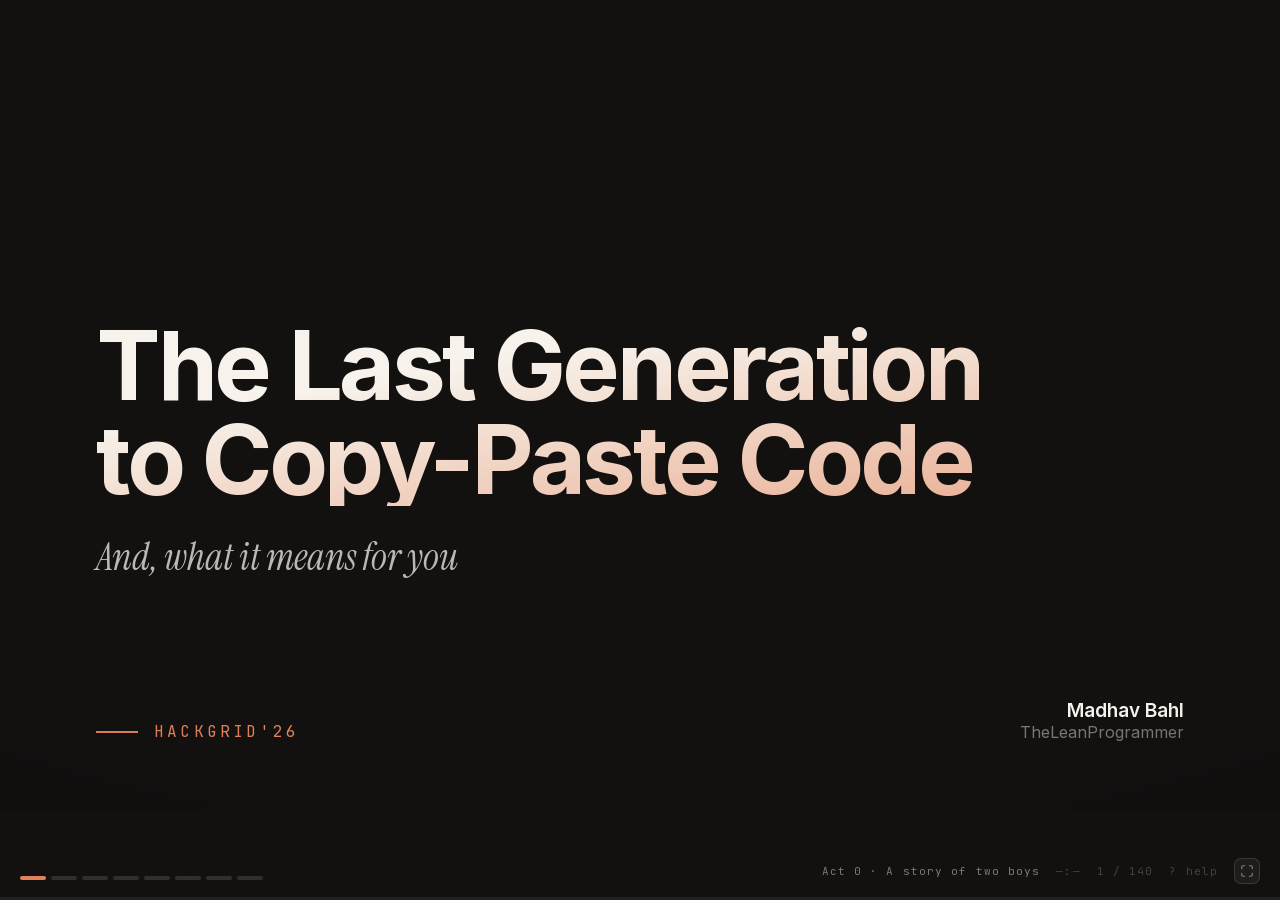
<file: index.html>
<!doctype html>
<html lang="en">
<head>
<meta charset="utf-8">
<meta name="viewport" content="width=device-width, initial-scale=1, viewport-fit=cover">
<title>The Last Generation to Copy-Paste Code — HackGrid'26</title>
<meta name="description" content="Madhav Bahl · HackGrid'26 · The Last Generation to Copy-Paste Code, and what it means for you.">
<link rel="stylesheet" href="css/fonts.css?v=1789401896">
<link rel="stylesheet" href="css/deck.css?v=1789401896">
</head>
<body>

<div class="deck">
  <div class="stage" id="stage"><!-- slides injected here -->
    <button id="btn-skip-tier" class="skip-tier" type="button" hidden>
      <span class="st-label">Skip ahead</span>
      <span class="st-target"></span>
    </button>
  </div>
</div>

<div class="chrome">
  <div class="act-rail"></div>
  <div class="hud">
    <span id="hud-act" class="hud-act"></span>
    <span id="hud-timer" class="hud-timer">—:—</span>
    <span id="hud-counter"></span>
    <span>? help</span>
    <button id="btn-fullscreen" class="hud-btn" type="button"
            title="Fullscreen (F)" aria-label="Enter fullscreen">
      <svg class="ic-enter" viewBox="0 0 24 24" width="14" height="14" fill="none"
           stroke="currentColor" stroke-width="2" stroke-linecap="round" stroke-linejoin="round">
        <path d="M8 3H5a2 2 0 0 0-2 2v3M16 3h3a2 2 0 0 1 2 2v3M8 21H5a2 2 0 0 1-2-2v-3M16 21h3a2 2 0 0 0 2-2v-3"/>
      </svg>
      <svg class="ic-exit" viewBox="0 0 24 24" width="14" height="14" fill="none"
           stroke="currentColor" stroke-width="2" stroke-linecap="round" stroke-linejoin="round">
        <path d="M3 8h3a2 2 0 0 0 2-2V3M21 8h-3a2 2 0 0 1-2-2V3M3 16h3a2 2 0 0 1 2 2v3M21 16h-3a2 2 0 0 0-2 2v3"/>
      </svg>
    </button>
  </div>
  <div class="progress"><i></i></div>
</div>

<!-- Speaker notes strip (S) -->
<div class="notes-strip" id="notes-strip">
  <div class="ns-label">Speaker notes</div>
  <div class="ns-body"></div>
  <div class="ns-meme"></div>
</div>

<!-- Overview (O) -->
<div class="overlay" id="ov-overview">
  <button class="ov-close">esc</button>
  <div class="overlay-inner">
    <h2>All slides</h2>
    <p class="ov-sub">Click any slide to jump to it. Dashed cards are the ones trim mode (X) drops.</p>
    <div class="ov-grid" id="ov-grid"></div>
  </div>
</div>

<!-- Question board QR (Q) -->
<div class="overlay qr-overlay" id="ov-qr">
  <button class="ov-close">esc</button>
  <div class="qr-huge">
    <h2>Ask me anything</h2>
    <p>Drop your question any time during the talk.</p>
    <img class="qr-box" id="qr-big" src="assets/img/qr-menti.png" alt="Question board QR code" width="320" height="320">
    <div class="qr-url" id="qr-url"></div>
  </div>
</div>

<!-- Buzzword bingo (B) -->
<div class="overlay" id="ov-bingo">
  <button class="ov-close">esc</button>
  <div class="overlay-inner">
    <h2>AI Buzzword Bingo</h2>
    <p class="ov-sub">The running gag. Tap a square when the word comes up — the room will start shouting them at you.</p>
    <div class="bingo-card">
      <div class="bingo-grid" id="bingo-grid"></div>
      <button class="bingo-reset" id="bingo-reset">reset card</button>
    </div>
  </div>
</div>

<!-- Help (?) -->
<div class="overlay" id="ov-help">
  <button class="ov-close">esc</button>
  <div class="overlay-inner">
    <h2>Keyboard</h2>
    <p class="ov-sub">Everything you need to drive the talk without touching the mouse.</p>
    <div class="help-grid">
      <div class="help-group">
        <h3>Move</h3>
        <div class="help-row"><kbd>→</kbd><kbd>space</kbd><span>Next beat / next slide</span></div>
        <div class="help-row"><kbd>←</kbd><span>Back</span></div>
        <div class="help-row"><kbd>0</kbd>–<kbd>7</kbd><span>Jump to act</span></div>
        <div class="help-row"><kbd>home</kbd><kbd>end</kbd><span>First / last slide</span></div>
        <div class="help-row"><kbd>O</kbd><span>Overview — click to jump</span></div>
        <div class="help-row"><kbd>N</kbd><span>Skip to the next tier (Act 2)</span></div>
      </div>
      <div class="help-group">
        <h3>Present</h3>
        <div class="help-row"><kbd>P</kbd><span>Open presenter window (second screen)</span></div>
        <div class="help-row"><kbd>S</kbd><span>Speaker notes strip</span></div>
        <div class="help-row"><kbd>F</kbd><span>Fullscreen</span></div>
        <div class="help-row"><kbd>.</kbd><span>Blackout — kills the screen mid-answer</span></div>
        <div class="help-row"><kbd>C</kbd><span>Clean mode — hides all chrome</span></div>
      </div>
      <div class="help-group">
        <h3>Time</h3>
        <div class="help-row"><kbd>T</kbd><span>Start / stop the talk timer</span></div>
        <div class="help-row"><kbd>R</kbd><span>Reset the timer</span></div>
        <div class="help-row"><kbd>[</kbd><kbd>]</kbd><span>Target length −/+ 5 min</span></div>
        <div class="help-row"><kbd>X</kbd><span>Trim mode — drops the optional slides</span></div>
      </div>
      <div class="help-group">
        <h3>Audience</h3>
        <div class="help-row"><kbd>Q</kbd><span>Full-screen question board QR</span></div>
        <div class="help-row"><kbd>B</kbd><span>AI Buzzword Bingo card</span></div>
        <div class="help-row"><kbd>esc</kbd><span>Close anything</span></div>
      </div>
    </div>
  </div>
</div>

<script src="js/slides.js?v=1789401896"></script>
<script src="js/render.js?v=1789401896"></script>
<script src="js/deck.js?v=1789401896"></script>
<script src="js/livereload.js?v=1789401896"></script>
<script>
  var M = window.DECK.meta;
  document.getElementById('qr-url').textContent = M.questionBoardUrl;
  if (M.questionBoardImage) document.getElementById('qr-big').src = M.questionBoardImage;
</script>
</body>
</html>
</file>
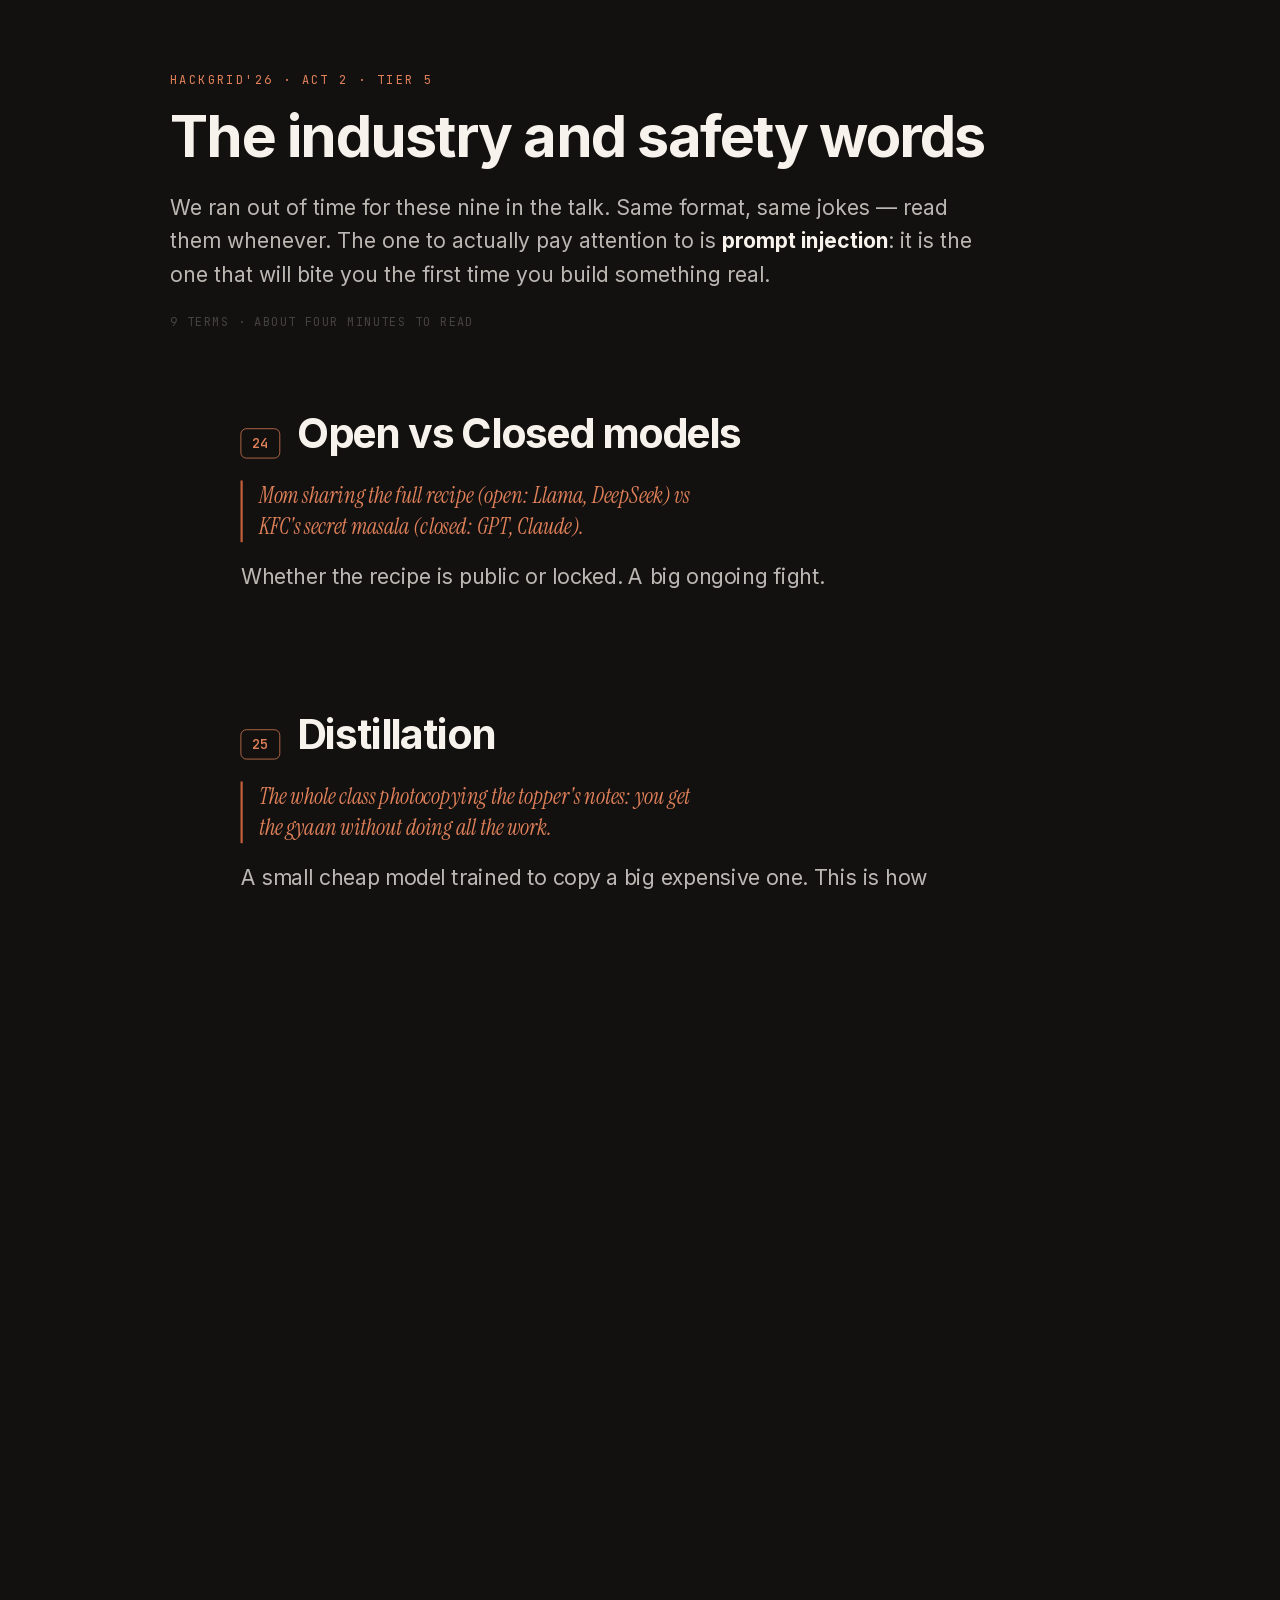
<file: homework.html>
<!doctype html>
<html lang="en">
<head>
<meta charset="utf-8">
<meta name="viewport" content="width=device-width, initial-scale=1, viewport-fit=cover">
<title>Homework — The AI Buzzword Decoder · HackGrid'26</title>
<meta name="description" content="The nine AI terms we ran out of time for: open vs closed models, distillation, GPUs, scaling laws, alignment, prompt injection, deepfakes, the Turing test and the AI bubble.">
<link rel="stylesheet" href="css/fonts.css">
<link rel="stylesheet" href="css/deck.css">
<link rel="stylesheet" href="css/homework.css">
</head>
<body class="homework">

<header class="hw-hero">
  <p class="hw-kicker">HackGrid'26 · Act 2 · Tier 5</p>
  <h1>The industry and safety words</h1>
  <p class="hw-intro">
    We ran out of time for these nine in the talk. Same format, same jokes &mdash;
    read them whenever. The one to actually pay attention to is
    <strong>prompt injection</strong>: it is the one that will bite you the first
    time you build something real.
  </p>
  <p class="hw-meta"><span id="hw-count"></span> &middot; about four minutes to read</p>
</header>

<main class="hw-list" id="hw-list"></main>

<footer class="hw-foot">
  <p>That's the whole decoder &mdash; <span id="hw-total"></span> terms across five tiers.</p>
  <p class="hw-back"><a href="index.html">&larr; back to the talk</a></p>
</footer>

<script src="js/slides.js?v=1"></script>
<script src="js/render.js?v=1"></script>
<script src="js/homework.js?v=1"></script>
</body>
</html>
</file>
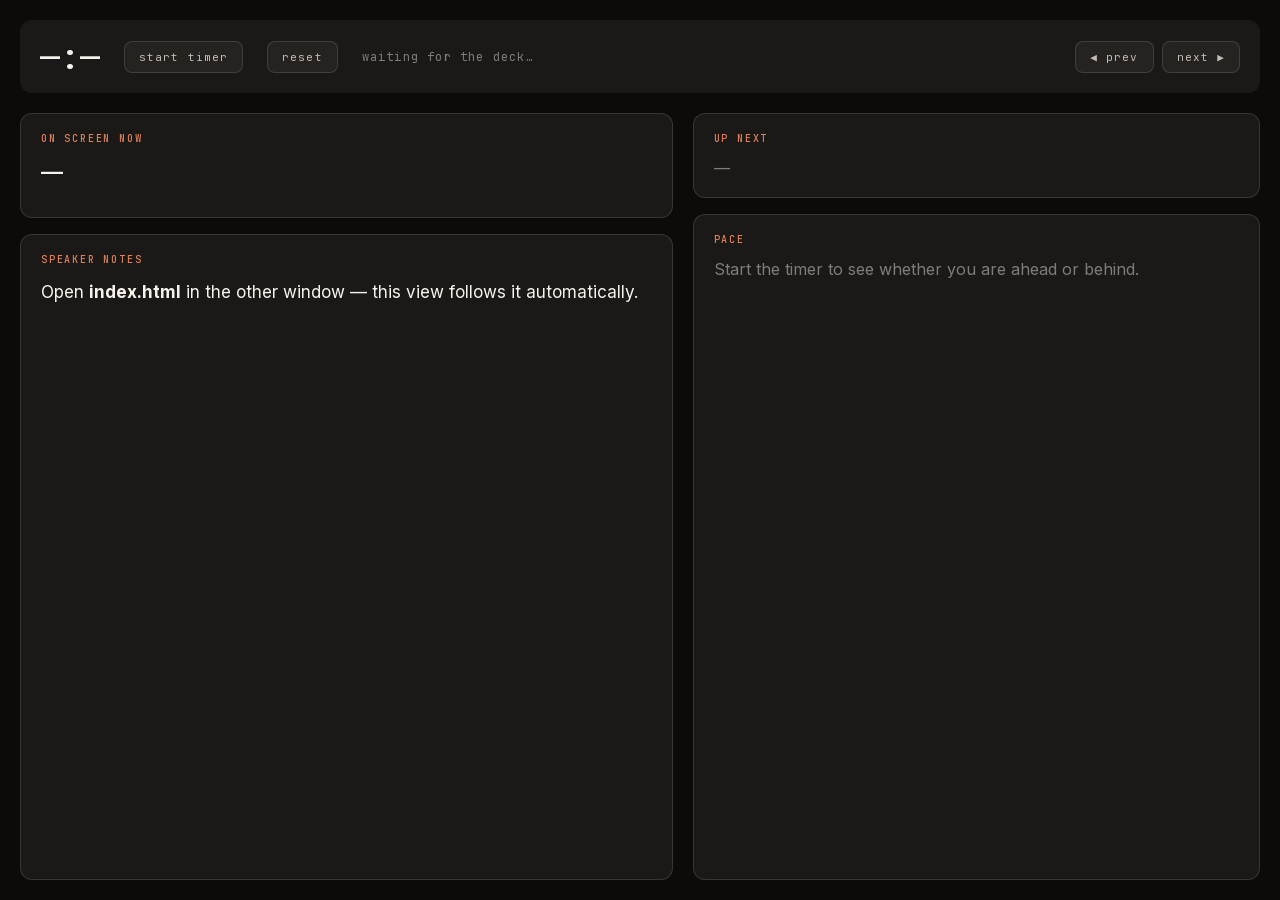
<file: presenter.html>
<!doctype html>
<html lang="en">
<head>
<meta charset="utf-8">
<meta name="viewport" content="width=device-width, initial-scale=1">
<title>Presenter — HackGrid'26</title>
<link rel="stylesheet" href="css/fonts.css?v=1789401896">
<link rel="stylesheet" href="css/deck.css?v=1789401896">
</head>
<body class="presenter">

<div class="pv">
  <div class="pv-bar">
    <span class="pv-clock" id="clock">—:—</span>
    <button class="pv-btn" id="btn-timer">start timer</button>
    <button class="pv-btn" id="btn-reset">reset</button>
    <span class="pv-meta" id="meta">waiting for the deck…</span>
    <span style="margin-left:auto" class="pv-meta">
      <button class="pv-btn" id="btn-prev">◀ prev</button>
      <button class="pv-btn" id="btn-next">next ▶</button>
    </span>
  </div>

  <div class="pv-left">
    <div class="pv-panel">
      <h3>On screen now</h3>
      <div class="pv-current" id="current">—</div>
      <div class="pv-meme" id="meme"></div>
    </div>
    <div class="pv-panel pv-notes">
      <h3>Speaker notes</h3>
      <div class="pv-notes-body" id="notes">Open <b>index.html</b> in the other window — this view follows it automatically.</div>
    </div>
  </div>

  <div class="pv-right">
    <div class="pv-panel">
      <h3>Up next</h3>
      <div class="pv-next" id="next">—</div>
    </div>
    <div class="pv-panel" style="flex:1">
      <h3>Pace</h3>
      <div id="pace" class="pv-next">Start the timer to see whether you are ahead or behind.</div>
    </div>
  </div>
</div>

<script>
(function () {
  'use strict';
  var chan = new BroadcastChannel('hg26');
  var S = null;

  function fmt(sec) {
    var neg = sec < 0; sec = Math.abs(Math.round(sec));
    var m = Math.floor(sec / 60), s = sec % 60;
    return (neg ? '-' : '') + m + ':' + String(s).padStart(2, '0');
  }

  chan.onmessage = function (e) {
    var m = e.data;
    if (!m || m.type !== 'state') return;
    S = m;

    document.getElementById('current').innerHTML =
      (m.kicker ? '<span class="pv-kicker">' + m.kicker + '</span>' : '') + (m.summary || '—');
    document.getElementById('notes').innerHTML = m.notes
      ? String(m.notes).replace(/\n/g, '<br>')
      : '<em style="color:#666">No notes for this slide.</em>';
    document.getElementById('next').textContent = m.nextSummary || '—';

    var meme = document.getElementById('meme');
    meme.textContent = m.meme ? '🖼  ' + m.meme : '';

    document.getElementById('meta').innerHTML =
      'Slide <b>' + (m.i + 1) + '</b> / ' + m.total +
      ' &nbsp;·&nbsp; Act <b>' + m.act + '</b> ' + m.actName +
      (m.maxBeat ? ' &nbsp;·&nbsp; beat ' + m.beat + '/' + m.maxBeat : '') +
      (m.trim ? ' &nbsp;·&nbsp; <b>TRIM</b>' : '');

    document.getElementById('btn-timer').textContent = m.started ? 'stop timer' : 'start timer';
  };

  function tick() {
    if (!S) return;
    var c = document.getElementById('clock');
    if (!S.started) { c.textContent = '—:—'; c.className = 'pv-clock'; return; }
    var elapsed = (Date.now() - S.started) / 1000;
    c.textContent = fmt(elapsed);
    c.className = 'pv-clock' + (elapsed > S.target ? ' over' : elapsed > S.target * 0.85 ? ' warn' : '');

    // Pace: where you should be, by slide count, against the target length.
    var expected = (elapsed / S.target) * S.total;
    var drift = (S.i + 1) - expected;
    var el = document.getElementById('pace');
    if (elapsed < 30) { el.textContent = 'Settling in…'; return; }
    var word = Math.abs(drift) < 3 ? 'on pace'
             : drift > 0 ? 'ahead by about ' + Math.round(drift) + ' slides'
             : 'behind by about ' + Math.round(-drift) + ' slides';
    el.innerHTML = '<b>' + word + '</b><br>' +
      'Target ' + Math.round(S.target / 60) + ' min · ' + fmt(S.target - elapsed) + ' left';
  }
  setInterval(tick, 1000);

  function cmd(c, extra) { chan.postMessage(Object.assign({ type: 'cmd', cmd: c }, extra || {})); }
  document.getElementById('btn-next').onclick  = function () { cmd('next'); };
  document.getElementById('btn-prev').onclick  = function () { cmd('prev'); };
  document.getElementById('btn-timer').onclick = function () { cmd('timer', { action: S && S.started ? 'stop' : 'start' }); };
  document.getElementById('btn-reset').onclick = function () { cmd('timer', { action: 'reset' }); };

  document.addEventListener('keydown', function (e) {
    if (['ArrowRight', 'ArrowDown', ' ', 'PageDown'].indexOf(e.key) !== -1) { e.preventDefault(); cmd('next'); }
    if (['ArrowLeft', 'ArrowUp', 'PageUp'].indexOf(e.key) !== -1) { e.preventDefault(); cmd('prev'); }
  });

  cmd('hello');
})();
</script>
</body>
</html>
</file>
<file: css/fonts.css>
/* ===========================================================================
   Fonts.

   The deck is designed to look right on system fonts alone, so it will never
   break on venue wifi. If assets/fonts/*.woff2 exist they are used; if not,
   the fallbacks in deck.css take over and nothing looks wrong.

   To bundle the webfonts for offline use, run:  ./tools/get-fonts.sh
   =========================================================================== */

@font-face {
  font-family: 'Inter';
  src: url('../assets/fonts/inter-variable.woff2') format('woff2-variations');
  font-weight: 100 900; font-style: normal; font-display: swap;
}
@font-face {
  font-family: 'Instrument Serif';
  src: url('../assets/fonts/instrument-serif.woff2') format('woff2');
  font-weight: 400; font-style: normal; font-display: swap;
}
@font-face {
  font-family: 'Instrument Serif';
  src: url('../assets/fonts/instrument-serif-italic.woff2') format('woff2');
  font-weight: 400; font-style: italic; font-display: swap;
}
@font-face {
  font-family: 'JetBrains Mono';
  src: url('../assets/fonts/jetbrains-mono.woff2') format('woff2');
  font-weight: 400 600; font-style: normal; font-display: swap;
}
@font-face {
  font-family: 'Noto Serif Devanagari';
  src: url('../assets/fonts/noto-serif-devanagari.woff2') format('woff2');
  font-weight: 400 700; font-style: normal; font-display: swap;
}
</file>
<file: css/deck.css>
/* ===========================================================================
   HackGrid'26 — "The Last Generation to Copy-Paste Code"
   Design system + slide layouts.

   The deck renders onto a fixed 1280x720 logical stage which is scaled with a
   transform to fit any screen. That means every size below is a stable
   "slide pixel" — what you see at your desk is exactly what hits the projector.
   =========================================================================== */

:root {
  /* --- Ink & ground ----------------------------------------------------- */
  --bg:        #131110;
  --bg-2:      #1B1917;
  --bg-3:      #262220;
  --ink:       #F7F3EC;
  --ink-2:     rgba(247, 243, 236, 0.74);
  --ink-3:     rgba(247, 243, 236, 0.46);
  --ink-4:     rgba(247, 243, 236, 0.22);
  --rule:      rgba(247, 243, 236, 0.13);

  /* --- Accents ---------------------------------------------------------- */
  --accent:    #E08159;
  --accent-2:  #C25F38;
  --accent-in: #2A1710;
  --cool:      #7FA9CE;
  --good:      #86B970;
  --bad:       #D06B64;
  --gold:      #D9B46A;

  /* --- Type ------------------------------------------------------------- */
  --sans: 'Inter', system-ui, -apple-system, 'Segoe UI', Roboto, sans-serif;
  --serif: 'Instrument Serif', 'Iowan Old Style', Georgia, 'Times New Roman', serif;
  --mono: 'JetBrains Mono', ui-monospace, 'SF Mono', Menlo, monospace;
  --deva: 'Noto Serif Devanagari', 'Kohinoor Devanagari', 'Devanagari Sangam MN', var(--serif);

  /* --- Motion ----------------------------------------------------------- */
  --ease: cubic-bezier(0.22, 1, 0.36, 1);
  --dur: 480ms;
}

*, *::before, *::after { box-sizing: border-box; }

html, body {
  margin: 0; padding: 0; height: 100%;
  background: var(--bg);
  color: var(--ink);
  font-family: var(--sans);
  overflow: hidden;
  -webkit-font-smoothing: antialiased;
  text-rendering: optimizeLegibility;
}

body.is-blackout .deck,
body.is-blackout .chrome { opacity: 0; }
body.is-blackout { background: #000; }

em { font-style: italic; }
strong { font-weight: 700; }
.accent { color: var(--accent); }

/* ===========================================================================
   STAGE
   =========================================================================== */

.deck {
  position: fixed; inset: 0;
  display: grid; place-items: center;
  overflow: hidden;
  transition: opacity 200ms linear;
}

.stage {
  position: relative;
  width: 1280px; height: 720px;
  transform: scale(var(--scale, 1));
  transform-origin: center center;
  background: var(--bg);
}

/* Subtle vignette + grain so large flat fills don't band on a projector. */
.stage::after {
  content: ''; position: absolute; inset: 0; pointer-events: none; z-index: 60;
  background: radial-gradient(120% 90% at 50% 45%, transparent 55%, rgba(0,0,0,0.36) 100%);
}

.slide {
  position: absolute; inset: 0;
  padding: 76px 96px;
  display: flex; flex-direction: column; justify-content: center;
  opacity: 0; visibility: hidden;
  transform: translateY(14px);
  transition: opacity var(--dur) var(--ease), transform var(--dur) var(--ease), visibility 0s linear var(--dur);
}
.slide.is-active {
  opacity: 1; visibility: visible; transform: none;
  transition: opacity var(--dur) var(--ease), transform var(--dur) var(--ease), visibility 0s;
}
.slide.is-past { transform: translateY(-14px); }

/* Slides control their own rhythm — drop every user-agent margin.
   :where() keeps this at zero specificity so component margins below win. */
.slide :where(h1, h2, h3, h4, p, ul, ol, figure, blockquote) { margin: 0; padding: 0; }
.slide :where(ul, ol) { list-style: none; }

/* ===========================================================================
   SHARED SLIDE FURNITURE
   =========================================================================== */

.kicker {
  font-family: var(--mono);
  font-size: 15px; font-weight: 500;
  letter-spacing: 0.16em; text-transform: uppercase;
  color: var(--accent);
  margin-bottom: 26px;
  display: flex; align-items: center; gap: 14px;
}
.kicker::after {
  content: ''; height: 1px; flex: 1; max-width: 120px;
  background: linear-gradient(90deg, var(--accent), transparent);
}

.sub {
  font-size: 27px; line-height: 1.45;
  color: var(--ink-2);
  margin-top: 28px;
  max-width: 62ch;
}

.footnote {
  font-size: 18px; line-height: 1.55;
  color: var(--ink-3);
  margin-top: 34px;
  padding-left: 20px;
  border-left: 2px solid var(--rule);
  max-width: 74ch;
}
.footnote strong { color: var(--ink-2); }

.punchline {
  font-size: 26px; line-height: 1.45;
  color: var(--ink-2);
  margin-top: 40px;
  max-width: 70ch;
}
.punchline strong { color: var(--ink); }

.source {
  font-family: var(--mono);
  font-size: 13px; letter-spacing: 0.06em;
  color: var(--ink-4);
  margin-top: 22px;
}

/* A small throwaway line pinned low on the slide — an aside, not a footnote.
   Sits above the HUD and never affects the centring of the main content. */
.slide-aside {
  position: absolute; left: 96px; right: 96px; bottom: 54px;
  font-family: var(--serif); font-style: italic;
  font-size: 19px; line-height: 1.5;
  color: var(--ink-3);
  max-width: 82ch;
}
/* The aside is pinned, so slides carrying one reserve its band in the flow. */
.slide.has-aside { padding-bottom: 120px; }

/* Full-bleed background image. Blurred so it reads as atmosphere rather than
   content, and dimmed hardest on the left where the headline sits. */
.slide-bg { position: absolute; inset: 0; z-index: 0; overflow: hidden; }
.slide-bg img {
  width: 100%; height: 100%; object-fit: cover; display: block;
  filter: blur(5px) saturate(0.9);
  transform: scale(1.05);          /* hides the soft edge the blur creates */
}
.slide-bg::after {
  content: ''; position: absolute; inset: 0;
  background:
    linear-gradient(90deg, rgba(19,17,16,0.94) 0%, rgba(19,17,16,0.87) 42%, rgba(19,17,16,0.66) 100%),
    linear-gradient(0deg, rgba(19,17,16,0.55), rgba(19,17,16,0.25));
}
/* Content sits above the background layer. */
.slide.has-bg > *:not(.slide-bg) { position: relative; z-index: 1; }
.slide.is-active .slide-bg img { animation: bgIn 1200ms var(--ease) both; }
@keyframes bgIn { from { opacity: 0; transform: scale(1.10); } to { opacity: 1; transform: scale(1.05); } }
@media (prefers-reduced-motion: reduce) {
  .slide.is-active .slide-bg img { animation: none; }
}

/* Beats: items revealed one arrow-press at a time. */
.beat {
  opacity: 0; transform: translateY(10px);
  transition: opacity 340ms var(--ease), transform 340ms var(--ease);
}
.beat.is-shown { opacity: 1; transform: none; }

/* ===========================================================================
   TYPE SCALE FOR STATEMENT SLIDES
   =========================================================================== */

.statement-text {
  font-family: var(--sans);
  font-weight: 650;
  letter-spacing: -0.025em;
  line-height: 1.1;
  max-width: 21ch;
  text-wrap: balance;
}
.size-sm  .statement-text { font-size: 34px; max-width: 44ch; line-height: 1.3; font-weight: 550; }
.size-md  .statement-text { font-size: 46px; max-width: 30ch; line-height: 1.22; }
.size-lg  .statement-text { font-size: 60px; }
.size-xl  .statement-text { font-size: 76px; }
.size-xxl .statement-text { font-size: 92px; max-width: 17ch; }

.mood-dark { background: #0B0A09; }
.mood-dark .statement-text { font-weight: 600; }
.mood-accent .statement-text { max-width: 19ch; }

/* ===========================================================================
   TITLE
   =========================================================================== */

.s-title { justify-content: center; text-align: left; }
.s-title .title-main {
  font-family: var(--sans);
  font-size: 96px; font-weight: 700;
  letter-spacing: -0.035em; line-height: 0.98;
  max-width: 15ch;
  background: linear-gradient(170deg, var(--ink) 30%, var(--accent) 145%);
  -webkit-background-clip: text; background-clip: text;
  -webkit-text-fill-color: transparent;
}
.s-title .title-sub {
  font-family: var(--serif);
  font-size: 38px; font-style: italic;
  color: var(--ink-2);
  margin-top: 26px;
}
.s-title .title-foot {
  position: absolute; left: 96px; bottom: 68px;
  display: flex; align-items: center; gap: 16px;
  font-family: var(--mono); font-size: 16px;
  letter-spacing: 0.2em; text-transform: uppercase;
  color: var(--accent);
}
.s-title .title-foot::before {
  content: ''; width: 42px; height: 2px; background: var(--accent);
}
.s-title .title-speaker {
  position: absolute; right: 96px; bottom: 68px;
  font-size: 16px; color: var(--ink-3); text-align: right;
}
.s-title .title-speaker b { display: block; color: var(--ink); font-size: 19px; font-weight: 600; }

/* ===========================================================================
   ACT 0 — THE TWO BOYS
   Boy 1 is cold and de-saturated, Boy 2 is warm. The visual contrast is what
   sells the twist, so keep these two looking like different people.
   =========================================================================== */

.s-boy { justify-content: center; }
.s-boy .boy-tag {
  font-family: var(--mono); font-size: 14px;
  letter-spacing: 0.2em; text-transform: uppercase;
  margin-bottom: 30px;
  display: inline-flex; align-items: center; gap: 12px;
  align-self: flex-start;
  padding: 9px 18px; border-radius: 100px;
  border: 1px solid currentColor;
}
.s-boy .boy-text {
  font-size: 62px; font-weight: 650;
  letter-spacing: -0.025em; line-height: 1.12;
  max-width: 19ch; text-wrap: balance;
}
.s-boy .boy-sub { font-size: 26px; color: var(--ink-3); margin-top: 24px; font-style: italic; }

.boy-1 { background: linear-gradient(135deg, #0F1214 0%, #14171A 100%); }
.boy-1 .boy-tag { color: var(--cool); }
.boy-1 .boy-text { color: #D6DEE5; }
.boy-1 .boy-text strong { color: #fff; }

.boy-2 { background: linear-gradient(135deg, #17110D 0%, #1E1512 100%); }
.boy-2 .boy-tag { color: var(--accent); }
.boy-2 .boy-text strong { color: var(--accent); }

/* Boy slides with a photo: text left, portrait right.
   The photo gets graded into boy-1's cold palette so a warm sunny snapshot
   doesn't fight the slide it's sitting on. */
.s-boy.has-image { flex-direction: row; align-items: center; gap: 64px; }
.s-boy.has-image .boy-body { flex: 1; min-width: 0; }
.s-boy.has-image .boy-text { font-size: 54px; max-width: 15ch; }

.boy-photo {
  position: relative; flex: none;
  width: 392px; aspect-ratio: 4 / 5;
  border-radius: 18px; overflow: hidden;
  box-shadow: 0 24px 60px rgba(0, 0, 0, 0.55);
}
.boy-photo img {
  width: 100%; height: 100%;
  object-fit: cover; object-position: 46% center;
  display: block;
}
/* Cool grade + inner edge, so it reads as part of the deck rather than pasted on. */
.boy-1 .boy-photo img { filter: saturate(0.66) contrast(1.06) brightness(0.9) hue-rotate(-6deg); }
.boy-2 .boy-photo img { filter: saturate(1.02) contrast(1.04); }
.boy-photo::after {
  content: ''; position: absolute; inset: 0; border-radius: inherit;
  box-shadow: inset 0 0 0 1px rgba(255, 255, 255, 0.14);
}
.boy-1 .boy-photo::after { background: linear-gradient(200deg, rgba(60, 96, 130, 0.22), rgba(10, 14, 18, 0.42)); }
.boy-2 .boy-photo::after { background: linear-gradient(200deg, rgba(224, 129, 89, 0.14), rgba(20, 12, 9, 0.36)); }

.slide.is-active .boy-photo { animation: boyPhotoIn 680ms var(--ease) both; }
@keyframes boyPhotoIn { from { opacity: 0; transform: translateY(16px) scale(0.985); } to { opacity: 1; transform: none; } }

/* Missing-image slot, sized for this frame. */
.boy-photo.img-missing { box-shadow: none; }
.boy-photo.img-missing img { display: none; }
.boy-photo.img-missing::after { background: none; }
.boy-photo.img-missing::before {
  content: 'Drop ' attr(data-src) ' here';
  position: absolute; inset: 0; display: grid; place-items: center;
  text-align: center; padding: 22px; border-radius: inherit;
  border: 2px dashed var(--ink-4); background: var(--bg-2);
  color: var(--ink-3); font-family: var(--mono); font-size: 12px; line-height: 1.6;
}

/* Screenshots are evidence, not portraits: keep them landscape, uncropped and
   ungraded — a colour-shifted UI screenshot just looks broken. */
.s-boy.has-screenshot .boy-text { font-size: 48px; max-width: 16ch; }
.boy-photo.is-screenshot {
  width: 508px; aspect-ratio: auto;
  border-radius: 12px; background: #fff;
  box-shadow: 0 22px 54px rgba(0, 0, 0, 0.5);
}
.boy-photo.is-screenshot img {
  height: auto; object-fit: contain; object-position: center;
  filter: none;
}
.boy-photo.is-screenshot::after {
  background: none;
  box-shadow: inset 0 0 0 1px rgba(255, 255, 255, 0.22);
}

/* Several artifacts on one slide: a row of equal-height cards under the
   headline. Matching heights is what makes mixed aspect ratios look composed. */
.s-boy.has-gallery { flex-direction: column; justify-content: center; }
.s-boy.has-gallery .boy-text { font-size: 42px; max-width: 27ch; }
.boy-gallery { display: flex; align-items: flex-end; gap: 22px; margin-top: 36px; }
.gallery-item {
  position: relative; height: 260px; flex: none;
  border-radius: 12px; overflow: hidden; background: #fff;
  box-shadow: 0 22px 54px rgba(0, 0, 0, 0.5);
}
.gallery-item img { height: 100%; width: auto; display: block; filter: none; }
.gallery-item::after {
  content: ''; position: absolute; inset: 0; border-radius: inherit;
  box-shadow: inset 0 0 0 1px rgba(255, 255, 255, 0.22);
}
.slide.is-active .gallery-item { animation: boyPhotoIn 680ms var(--ease) both; }
.slide.is-active .gallery-item:nth-child(2) { animation-delay: 130ms; }

.gallery-item.img-missing { height: 260px; width: 205px; box-shadow: none; background: none; }
.gallery-item.img-missing img { display: none; }
.gallery-item.img-missing::after { box-shadow: none; }
.gallery-item.img-missing::before {
  content: 'Drop ' attr(data-src) ' here';
  position: absolute; inset: 0; display: grid; place-items: center;
  text-align: center; padding: 20px; border-radius: inherit;
  border: 2px dashed var(--ink-4); background: var(--bg-2);
  color: var(--ink-3); font-family: var(--mono); font-size: 12px; line-height: 1.6;
}

/* Square tiles beside the headline — a contact sheet of moments rather than
   one hero image. Squaring them off is what makes four different cameras,
   crops and years look like one set. */
.s-boy.has-tiles { flex-direction: row; align-items: center; gap: 56px; }
.s-boy.has-tiles .boy-body { flex: 1; min-width: 0; }
.s-boy.has-tiles .boy-text { font-size: 52px; max-width: 14ch; }
.boy-tiles {
  flex: none; display: grid;
  grid-template-columns: repeat(2, 193px); gap: 12px;
}
.tile {
  position: relative; aspect-ratio: 1; overflow: hidden;
  border-radius: 12px; background: var(--bg-2);
  box-shadow: 0 16px 38px rgba(0, 0, 0, 0.48);
}
.tile img { width: 100%; height: 100%; object-fit: cover; display: block; }
.boy-1 .tile img { filter: saturate(0.66) contrast(1.06) brightness(0.9) hue-rotate(-6deg); }
.boy-2 .tile img { filter: saturate(1.02) contrast(1.04); }
.tile::after {
  content: ''; position: absolute; inset: 0; border-radius: inherit;
}
.boy-1 .tile::after { background: linear-gradient(200deg, rgba(60, 96, 130, 0.22), rgba(10, 14, 18, 0.42)); }
.boy-2 .tile::after { background: linear-gradient(200deg, rgba(224, 129, 89, 0.12), rgba(20, 12, 9, 0.3)); }
.tile::before {
  content: ''; position: absolute; inset: 0; z-index: 1; border-radius: inherit;
  box-shadow: inset 0 0 0 1px rgba(255, 255, 255, 0.14);
}
.slide.is-active .tile { animation: boyPhotoIn 620ms var(--ease) both; }
.slide.is-active .tile:nth-child(2) { animation-delay: 90ms; }
.slide.is-active .tile:nth-child(3) { animation-delay: 180ms; }
.slide.is-active .tile:nth-child(4) { animation-delay: 270ms; }

.tile.img-missing { box-shadow: none; }
.tile.img-missing img, .tile.img-missing::after { display: none; }
.tile.img-missing::before {
  content: 'Drop ' attr(data-src) ' here';
  display: grid; place-items: center; text-align: center; padding: 14px;
  border: 2px dashed var(--ink-4); background: var(--bg-2); box-shadow: none;
  color: var(--ink-3); font-family: var(--mono); font-size: 10px; line-height: 1.5;
}

/* A URL inside an aside — make it scannable without shouting. */
.slide-aside .aside-link { color: var(--accent); }

/* Neural-net diagram. The dashed edges drift left-to-right so the direction
   of travel — the "note being passed up the chain" — is visible, not implied. */
.s-neural { justify-content: center; }
.s-neural .c-head { margin-bottom: 12px; }
.s-neural .c-term { font-size: 44px; }
.nn-script { font-size: 22px; color: var(--ink-3); margin-bottom: 8px; }

.nn {
  display: block; overflow: visible;
  align-self: stretch;          /* fill the slide, don't shrink to intrinsic size */
  width: 100%; max-width: none; height: auto;
}

.nn-edge {
  stroke: var(--ink-4); stroke-width: 1;
  stroke-dasharray: 3 7;
  animation: nnFlow 1.4s linear infinite;
}
@keyframes nnFlow { to { stroke-dashoffset: -10; } }
@media (prefers-reduced-motion: reduce) { .nn-edge { animation: none; } }

.nn-img-frame { fill: none; stroke: var(--cool); stroke-width: 2; }

.nn-node { stroke-width: 2; }
.nn-in  { fill: rgba(127, 169, 206, 0.18); stroke: var(--cool); }
.nn-mid { fill: var(--bg-2);               stroke: var(--ink-3); }
.nn-out { fill: rgba(224, 129, 89, 0.25);  stroke: var(--accent); }

.nn-label {
  font-family: var(--mono); font-size: 13px; letter-spacing: 0.14em;
  fill: var(--ink-3); text-anchor: middle;
}
.nn-eg {
  font-family: var(--serif); font-style: italic; font-size: 19px;
  fill: var(--ink-2); text-anchor: middle;
}
.s-neural svg text:first-of-type { fill: var(--cool); }

.nn-caption {
  font-size: 20px; line-height: 1.55; color: var(--ink-2);
  margin-top: 18px; max-width: 108ch;
}
.nn-caption strong { color: var(--ink); }

/* The plain-English version of a concept. Set apart visually so it reads as a
   change of register — no label, the shift in tone does the work. */
.eli6 {
  margin-top: 22px; padding: 16px 22px;
  border-radius: 12px; border-left: 3px solid var(--accent);
  background: rgba(224, 129, 89, 0.09);
}
.eli6-text { font-size: 21px; line-height: 1.5; color: var(--ink-2); max-width: 88ch; }
.eli6-text strong { color: var(--ink); }

/* Mixing-board diagram for parameter counts. */
.s-faders { justify-content: center; }
.s-faders .c-head { margin-bottom: 14px; }
.s-faders .c-term { font-size: 44px; }
.fd-ref { font-size: 23px; max-width: 70ch; margin-bottom: 20px; }
.fd { display: block; align-self: stretch; width: 100%; height: auto; overflow: visible; }

.fd-track { fill: rgba(247, 243, 236, 0.1); }
.fd-knob  { fill: var(--ink-3); }
.fd-hot   { fill: var(--accent); }
.fd-rule  { stroke: var(--rule); stroke-width: 1; }
.fd-count {
  font-size: 30px; font-weight: 700; letter-spacing: -0.02em;
  fill: var(--ink); text-anchor: middle;
}
.fd-label {
  font-family: var(--mono); font-size: 12px; letter-spacing: 0.14em;
  text-transform: uppercase; fill: var(--ink-4); text-anchor: middle;
}
.s-faders .nn-caption { margin-top: 16px; font-size: 19px; max-width: 700px; }
.s-faders .fd { max-height: 210px; }

/* Two mirrored claims with opposite outcomes — the symmetry is the argument,
   so both halves are set identically and only the verdict colour differs. */
.s-verdict { justify-content: center; }
.vd-list { display: grid; gap: 44px; }
.vd-line { display: grid; gap: 12px; }
.vd-text {
  font-size: 46px; font-weight: 600; letter-spacing: -0.03em;
  line-height: 1.12; color: var(--ink-2); max-width: 26ch;
}
.vd-text strong { color: var(--ink); font-weight: 750; }
.vd-word {
  display: flex; align-items: baseline; gap: 16px;
  font-size: 62px; font-weight: 750; letter-spacing: -0.035em;
}
.vd-word i {
  font-family: var(--serif); font-style: italic; font-weight: 400;
  font-size: 26px; color: var(--ink-3); letter-spacing: 0;
}
.vd-win .vd-word { color: var(--good); }
.vd-lose .vd-word { color: var(--bad); }
.slide.is-active .vd-line { animation: actIn 620ms var(--ease) both; }
.slide.is-active .vd-line:nth-child(2) { animation-delay: 220ms; }

/* Showcase: a row of evidence photos, then the line they set up. Equal height
   lets landscape and portrait shots sit together without looking accidental. */
.s-showcase { align-items: center; justify-content: center; text-align: center; }
.showcase-row { display: flex; align-items: center; gap: 16px; margin-bottom: 40px; }
.showcase-item {
  position: relative; height: 268px; flex: none;
  border-radius: 12px; overflow: hidden; background: var(--bg-2);
  box-shadow: 0 18px 44px rgba(0, 0, 0, 0.5);
}
.showcase-item img { height: 100%; width: auto; max-width: 400px; display: block; }
.showcase-item::after {
  content: ''; position: absolute; inset: 0; border-radius: inherit;
  box-shadow: inset 0 0 0 1px rgba(255, 255, 255, 0.14);
}
.slide.is-active .showcase-item { animation: boyPhotoIn 560ms var(--ease) both; }
.slide.is-active .showcase-item:nth-child(2) { animation-delay: 100ms; }
.slide.is-active .showcase-item:nth-child(3) { animation-delay: 200ms; }
.showcase-text {
  font-size: 34px; line-height: 1.35; font-weight: 550;
  letter-spacing: -0.02em; color: var(--ink-2);
  max-width: 34ch; text-wrap: balance;
}
.showcase-text strong { color: var(--ink); font-weight: 700; }

.showcase-item.img-missing { height: 268px; width: 340px; box-shadow: none; }
.showcase-item.img-missing img, .showcase-item.img-missing::after { display: none; }
.showcase-item.img-missing::before {
  content: 'Drop ' attr(data-src) ' here';
  position: absolute; inset: 0; display: grid; place-items: center;
  text-align: center; padding: 18px; border-radius: inherit;
  border: 2px dashed var(--ink-4); background: var(--bg-2);
  color: var(--ink-3); font-family: var(--mono); font-size: 11px; line-height: 1.5;
}

/* Meme run. The heading repeats across slides and only the colour changes at
   the turn, so the flip from expectation to reality carries the joke. */
.s-meme { align-items: center; justify-content: center; text-align: center; }
.s-meme .meme-head {
  font-size: 38px; font-weight: 650; letter-spacing: -0.025em;
  margin-bottom: 32px;
}
.side-parents { background: linear-gradient(135deg, #0F1214 0%, #14171A 100%); }
.side-parents .meme-head { color: var(--cool); }
.side-actual { background: linear-gradient(135deg, #17110D 0%, #1E1512 100%); }
.side-actual .meme-head { color: var(--accent); }

.meme-frame {
  position: relative; height: 320px; overflow: hidden;
  border-radius: 14px; background: #000;
  box-shadow: 0 22px 54px rgba(0, 0, 0, 0.55);
}
/* GIFs are small by nature — cap the frame and let width follow, rather than
   stretching them to a grid and turning them to mush. */
.meme-frame img { height: 100%; width: auto; max-width: 660px; display: block; }
.meme-frame::after {
  content: ''; position: absolute; inset: 0; border-radius: inherit;
  box-shadow: inset 0 0 0 1px rgba(255, 255, 255, 0.14);
}
.meme-caption {
  font-size: 27px; font-weight: 600; letter-spacing: -0.015em;
  color: var(--ink); margin-top: 28px; max-width: 30ch;
}
.slide.is-active .meme-frame { animation: boyPhotoIn 520ms var(--ease) both; }

.meme-frame.img-missing { height: 320px; width: 460px; background: none; box-shadow: none; }
.meme-frame.img-missing img, .meme-frame.img-missing::after { display: none; }
.meme-frame.img-missing::before {
  content: 'Drop ' attr(data-src) ' here';
  position: absolute; inset: 0; display: grid; place-items: center;
  text-align: center; padding: 20px; border-radius: inherit;
  border: 2px dashed var(--ink-4); background: var(--bg-2);
  color: var(--ink-3); font-family: var(--mono); font-size: 12px; line-height: 1.6;
}

/* Question-board QR, pinned out of the headline's way. */
.slide-qr { position: absolute; right: 96px; bottom: 76px; }

/* The reveal. */
.s-reveal { flex-direction: row; align-items: center; gap: 70px; padding: 0 0 0 96px; }
.s-reveal .reveal-text {
  font-size: 76px; font-weight: 700; letter-spacing: -0.03em; line-height: 1.06;
  max-width: 12ch; flex: 1;
}
.s-reveal .reveal-text strong { color: var(--accent); }
.s-reveal .reveal-photo {
  width: 470px; height: 720px; flex: none;
  position: relative; overflow: hidden;
}
.s-reveal .reveal-photo img {
  width: 100%; height: 100%; object-fit: cover; object-position: center 22%;
  filter: saturate(0.98) contrast(1.06) brightness(0.88);
}
.s-reveal .reveal-photo::after {
  content: ''; position: absolute; inset: 0;
  background: linear-gradient(90deg, var(--bg) 0%, rgba(19,17,16,0.42) 26%, transparent 62%),
              linear-gradient(to top, rgba(19,17,16,0.55), transparent 38%);
}
.slide.is-active .reveal-photo img { animation: revealIn 900ms var(--ease) both; }
@keyframes revealIn { from { opacity: 0; transform: scale(1.07); } to { opacity: 1; transform: none; } }

/* ===========================================================================
   BULLETS / AGENDA
   =========================================================================== */

.s-bullets .bullet-list { list-style: none; margin: 0; padding: 0; display: grid; gap: 30px; }
.s-bullets .bullet-list li {
  font-size: 26px; line-height: 1.5; color: var(--ink-2);
  padding-left: 34px; position: relative; max-width: 78ch;
}
.s-bullets .bullet-list li::before {
  content: ''; position: absolute; left: 0; top: 15px;
  width: 12px; height: 2px; background: var(--accent);
}
.s-bullets .bullet-list li strong { color: var(--ink); }

.s-toc .toc-list { list-style: none; margin: 0; padding: 0; display: grid; gap: 15px; }
.s-toc .toc-list li {
  display: flex; align-items: baseline; gap: 22px;
  font-size: 28px; color: var(--ink-3);
  padding: 9px 0; border-bottom: 1px solid var(--rule);
  transition: color 300ms var(--ease);
}
.s-toc .toc-list li .toc-n {
  font-family: var(--mono); font-size: 17px; color: var(--ink-4);
  width: 22px; flex: none;
}
.s-toc .toc-list li.is-current { color: var(--ink); }
.s-toc .toc-list li.is-current .toc-n { color: var(--accent); }
.s-toc .toc-list li.is-done { color: var(--ink-4); }

/* ===========================================================================
   ACT DIVIDER
   =========================================================================== */

.s-act-divider { justify-content: center; background: var(--bg-2); }
.s-act-divider .act-num {
  font-family: var(--serif);
  font-size: 210px; line-height: 0.8; font-weight: 400;
  color: transparent;
  -webkit-text-stroke: 2px var(--accent);
  margin-bottom: 8px;
}
.s-act-divider .act-name {
  font-size: 62px; font-weight: 650; letter-spacing: -0.028em;
  max-width: 20ch; line-height: 1.1;
}
/* max-width keeps these clear of the act index pinned on the right. */
.s-act-divider .act-sub {
  font-family: var(--serif); font-style: italic; font-size: 32px;
  color: var(--ink-2); margin-top: 18px; max-width: 660px;
}
.s-act-divider .act-kicker { font-size: 20px; color: var(--ink-3); margin-top: 12px; max-width: 660px; }
/* Whole-talk index on each divider: done acts recede, the current one is the
   only thing at full contrast, what's left stays legible but quiet. */
.act-index {
  position: absolute; right: 96px; top: 50%; transform: translateY(-50%);
  list-style: none; margin: 0; padding: 0;
  display: grid; gap: 2px; width: 320px;
  border-left: 1px solid var(--rule); padding-left: 22px;
}
.act-index li {
  display: grid; grid-template-columns: 18px 1fr; align-items: baseline;
  gap: 12px; padding: 5px 0;
  font-size: 14px; line-height: 1.35;
  transition: color 300ms var(--ease);
}
.act-index .ai-n { font-family: var(--mono); font-size: 11px; }
.act-index .ai-time {
  grid-column: 2; font-family: var(--mono); font-size: 10px;
  letter-spacing: 0.14em; text-transform: uppercase;
  color: var(--accent); margin-top: 3px;
}
.act-index .is-done { color: var(--ink-4); }
.act-index .is-done .ai-n { color: var(--ink-4); }
.act-index .is-next { color: var(--ink-3); }
.act-index .is-next .ai-n { color: var(--ink-4); }
.act-index .is-now {
  color: var(--ink); font-weight: 650; font-size: 16px;
  position: relative;
}
.act-index .is-now .ai-n { color: var(--accent); }
.act-index .is-now::before {
  content: ''; position: absolute; left: -23px; top: 10px;
  width: 3px; height: 18px; border-radius: 2px; background: var(--accent);
}
.slide.is-active .act-index { animation: actIn 700ms 220ms var(--ease) both; }
.slide.is-active .act-num { animation: actIn 700ms var(--ease) both; }
.slide.is-active .act-name { animation: actIn 700ms 120ms var(--ease) both; }
@keyframes actIn { from { opacity: 0; transform: translateY(26px); } to { opacity: 1; transform: none; } }

.s-section-card { justify-content: center; align-items: center; text-align: center; background: var(--bg-2); }
.s-section-card .sc-label {
  font-family: var(--mono); font-size: 15px; letter-spacing: 0.24em;
  text-transform: uppercase; color: var(--accent); margin-bottom: 28px;
}
.s-section-card .sc-text {
  font-size: 70px; font-weight: 700; letter-spacing: -0.03em; line-height: 1.08;
  max-width: 17ch; text-transform: uppercase;
}

/* ===========================================================================
   ACT 2 — CONCEPT CARDS
   =========================================================================== */

.s-concept { justify-content: center; }
.c-head { display: flex; align-items: baseline; gap: 22px; margin-bottom: 30px; }
.c-n {
  font-family: var(--mono); font-size: 19px; font-weight: 500;
  color: var(--accent); letter-spacing: 0.06em;
  padding: 7px 14px; border: 1px solid var(--accent); border-radius: 8px;
  flex: none;
}
.c-term {
  font-size: 56px; font-weight: 700; letter-spacing: -0.03em; line-height: 1.05;
  max-width: 20ch;
}
/* Spelled-out form of an acronym: present, but never competing with it. */
.c-expand {
  display: block; margin-top: 8px;
  font-size: 0.46em; font-weight: 500; letter-spacing: -0.005em;
  color: var(--ink-3);
}

.c-ref {
  font-family: var(--serif); font-style: italic;
  font-size: 30px; line-height: 1.4; color: var(--accent);
  max-width: 46ch; margin-bottom: 26px;
  padding-left: 22px; border-left: 3px solid var(--accent-2);
}
.c-script {
  font-size: 29px; line-height: 1.45; color: var(--ink-2); max-width: 52ch;
}
.c-script strong { color: var(--ink); }

/* A full-paragraph definition needs a smaller size and a wider measure than a
   one-line one, or it runs off the slide. */
.s-concept.has-long-script .c-script { font-size: 23px; line-height: 1.5; max-width: 88ch; }
.s-concept.has-long-script .c-ref { font-size: 24px; max-width: 74ch; margin-bottom: 22px; }
.s-concept.has-long-script .c-term { font-size: 46px; }
.s-concept.is-highlight { background: linear-gradient(135deg, #1C1310 0%, #241713 100%); }
.s-concept .c-cut {
  position: absolute; right: 96px; top: 76px;
  font-family: var(--mono); font-size: 12px; letter-spacing: 0.14em;
  text-transform: uppercase; color: var(--ink-4);
  padding: 5px 11px; border: 1px dashed var(--ink-4); border-radius: 100px;
}

/* Full-width image: the picture is the explanation, so the text above it is
   compressed to a single header line and the image gets everything else. */
.s-concept.has-wide-image { justify-content: center; }
.s-concept.has-wide-image .c-head { margin-bottom: 10px; }
.s-concept.has-wide-image .c-term { font-size: 40px; }
.s-concept.has-wide-image .c-expand { font-size: 0.45em; margin-top: 5px; }
.s-concept.has-wide-image .c-script { font-size: 21px; max-width: 86ch; margin-bottom: 16px; }
.c-wide { margin-top: 4px; }
.c-wide img {
  max-height: 352px; max-width: 100%; width: auto; height: auto;
  display: block; border-radius: 12px;
  box-shadow: 0 20px 48px rgba(0, 0, 0, 0.5);
}
.c-wide figcaption {
  font-family: var(--mono); font-size: 11px; letter-spacing: 0.04em;
  color: var(--ink-4); margin-top: 10px;
}
.c-wide .cr-name { color: var(--ink-3); }
.slide.is-active .c-wide { animation: boyPhotoIn 620ms var(--ease) both; }
.c-wide.img-missing img { display: none; }
.c-wide.img-missing::before {
  content: 'Drop ' attr(data-src) ' here';
  display: grid; place-items: center; width: 620px; height: 340px;
  border: 2px dashed var(--ink-4); border-radius: 12px; background: var(--bg-2);
  color: var(--ink-3); font-family: var(--mono); font-size: 12px;
}

/* Two-up meme panels under a concept. Matching their heights is what makes a
   portrait still and a landscape still read as one before/after pair. */
.s-concept.has-panels { justify-content: center; }
.s-concept.has-panels .c-term { font-size: 42px; }
.s-concept.has-panels .c-ref { font-size: 21px; max-width: 92ch; margin-bottom: 14px; }
.s-concept.has-panels .c-script { font-size: 22px; max-width: 84ch; }
.panel-row { display: flex; gap: 22px; margin-top: 24px; align-items: flex-start; }
.panel { position: relative; flex: none; }
.panel img {
  height: 236px; width: auto; display: block;
  border-radius: 12px; box-shadow: 0 18px 44px rgba(0, 0, 0, 0.5);
}
.panel figcaption {
  font-size: 16px; line-height: 1.4; color: var(--ink-3);
  margin-top: 12px; max-width: 34ch;
}
.panel figcaption strong { color: var(--ink); }
.slide.is-active .panel { animation: boyPhotoIn 560ms var(--ease) both; }
.slide.is-active .panel:nth-child(2) { animation-delay: 140ms; }
.panel.img-missing img { display: none; }
.panel.img-missing::before {
  content: 'Drop ' attr(data-src) ' here';
  display: grid; place-items: center; text-align: center;
  width: 320px; height: 236px; padding: 18px; border-radius: 12px;
  border: 2px dashed var(--ink-4); background: var(--bg-2);
  color: var(--ink-3); font-family: var(--mono); font-size: 11px; line-height: 1.5;
}

/* Concept with a still: the picture replaces the written reference, so give it
   real size rather than tucking it in a corner. */
.s-concept.has-image { flex-direction: row; align-items: center; gap: 56px; }
.s-concept.has-image .c-body { flex: 1; min-width: 0; }
.s-concept.has-image .c-term { font-size: 46px; }
.s-concept.has-image .c-ref { font-size: 24px; max-width: 32ch; margin-bottom: 20px; }
.s-concept.has-image .c-script { font-size: 26px; }
.c-photo {
  flex: none; max-width: 470px;
  display: flex; flex-direction: column; align-items: center;
}
.c-photo img {
  max-width: 470px; max-height: 424px;   /* works for landscape and portrait */
  image-rendering: auto;
  width: auto; height: auto;
  display: block; border-radius: 14px;
  box-shadow: 0 22px 52px rgba(0, 0, 0, 0.52);
}
/* Transparent cutout: no card, no rounded corners — a drop-shadow filter
   follows the alpha so the subject floats on the slide instead of sitting in
   a box with a shadow around empty space. */
.c-photo.is-cutout img {
  border-radius: 0; box-shadow: none;
  filter: drop-shadow(0 16px 30px rgba(0, 0, 0, 0.6));
  max-height: 440px;
}

.c-photo figcaption {
  font-family: var(--mono); font-size: 12px; letter-spacing: 0.08em;
  color: var(--ink-4); margin-top: 14px; text-align: center;
}
.slide.is-active .c-photo { animation: boyPhotoIn 620ms var(--ease) both; }
.c-photo.img-missing img { display: none; }
.c-photo.img-missing::before {
  content: 'Drop ' attr(data-src) ' here';
  display: grid; place-items: center; text-align: center;
  aspect-ratio: 16 / 9; border-radius: 14px; padding: 20px;
  border: 2px dashed var(--ink-4); background: var(--bg-2);
  color: var(--ink-3); font-family: var(--mono); font-size: 12px; line-height: 1.6;
}

/* Concept announced on its own — same furniture as a concept slide, sized up
   so it reads as a title card rather than a slide missing its body. */
.s-concept-title { justify-content: center; }
.s-concept-title .c-term { font-size: 76px; line-height: 1.05; max-width: 16ch; }
.s-concept-title .c-n {
  font-size: 24px; padding: 10px 18px;
  /* Baseline alignment drops the badge ~16px at this heading size; nudge it
     back so it optically centres on the first line. */
  transform: translateY(-16px);
}
.s-concept-title .ct-head { gap: 28px; margin-bottom: 0; }

/* Tier 5 hand-off: reads like a tier divider, but the payload is a link. */
.s-homework { justify-content: center; background: var(--bg-2); }
.s-homework .hw-label {
  font-family: var(--mono); font-size: 14px; letter-spacing: 0.2em;
  text-transform: uppercase; color: var(--accent); margin-bottom: 18px;
}
.s-homework .hw-head {
  font-size: 56px; font-weight: 650; letter-spacing: -0.03em; max-width: 20ch;
}
.s-homework .hw-sub { font-size: 23px; color: var(--ink-2); margin-top: 16px; max-width: 58ch; }
.s-homework .hw-terms {
  display: flex; flex-wrap: wrap; gap: 8px; margin-top: 26px; max-width: 74ch;
}
.s-homework .hw-terms li {
  font-size: 15px; color: var(--ink-3);
  padding: 6px 13px; border-radius: 100px;
  border: 1px solid var(--rule); background: var(--bg);
}
.s-homework .hw-link {
  position: absolute; right: 96px; bottom: 96px;
  display: flex; flex-direction: column; align-items: flex-end; gap: 6px;
  text-decoration: none; padding: 16px 22px;
  border-radius: 12px; border: 1px solid var(--accent);
  background: rgba(224, 129, 89, 0.12);
}
.s-homework .hw-link-label {
  font-family: var(--mono); font-size: 11px; letter-spacing: 0.16em;
  text-transform: uppercase; color: var(--accent);
}
.s-homework .hw-link-url { font-size: 19px; font-weight: 600; color: var(--ink); }

.s-tier { justify-content: center; align-items: flex-start; background: var(--bg-2); }
.s-tier .tier-label {
  font-family: var(--mono); font-size: 15px; letter-spacing: 0.24em;
  text-transform: uppercase; color: var(--accent); margin-bottom: 22px;
}
.s-tier .tier-head {
  font-size: 66px; font-weight: 650; letter-spacing: -0.03em; max-width: 18ch; line-height: 1.08;
}
.s-tier .tier-dots { display: flex; gap: 10px; margin-top: 40px; }
.s-tier .tier-dots i { width: 34px; height: 4px; border-radius: 2px; background: var(--ink-4); }
.s-tier .tier-dots i.on { background: var(--accent); }

/* The nested-dabba family tree: concentric boxes, label on each rim. */
.s-family-tree { align-items: center; justify-content: center; }
.s-family-tree .ft-wrap { display: flex; align-items: center; gap: 72px; width: 100%; }
.s-family-tree .ft-boxes { position: relative; width: 430px; height: 430px; flex: none; }
.s-family-tree .ft-side { flex: 1; }

.ft-layer {
  position: absolute; top: 50%; left: 50%; transform: translate(-50%, -50%);
  border: 2px solid var(--rule); border-radius: 20px;
}
.ft-layer.d0 { width: 430px; height: 430px; }
.ft-layer.d1 { width: 330px; height: 330px; }
.ft-layer.d2 { width: 230px; height: 230px; }
.ft-layer.d3 {
  width: 130px; height: 130px;
  border-color: var(--accent); background: rgba(224, 129, 89, 0.16);
}
.ft-name {
  position: absolute; top: -9px; left: 50%; transform: translateX(-50%);
  background: var(--bg); padding: 0 10px; white-space: nowrap;
  font-family: var(--mono); font-size: 12px; letter-spacing: 0.1em;
  text-transform: uppercase; color: var(--ink-3);
}
.ft-layer.d3 > .ft-name { color: var(--accent); }
.slide.is-active .ft-layer { animation: ftIn 620ms var(--ease) both; }
.slide.is-active .ft-layer.d1 { animation-delay: 110ms; }
.slide.is-active .ft-layer.d2 { animation-delay: 220ms; }
.slide.is-active .ft-layer.d3 { animation-delay: 330ms; }
@keyframes ftIn { from { opacity: 0; } to { opacity: 1; } }

/* Narrow / AGI / ASI ladder — three cards side by side, so the rungs read as a
   progression you scan left to right rather than a stacked list. */
.s-ladder { justify-content: center; }
.s-ladder .ladder {
  display: grid; grid-template-columns: repeat(3, 1fr);
  gap: 20px; margin: 26px 0;
}
.rung {
  display: flex; flex-direction: column;
  padding: 22px 22px 24px; border-radius: 16px;
  border: 1px solid var(--rule); background: var(--bg-2);
  position: relative;
}
.rung .rung-name {
  font-size: 30px; font-weight: 700; letter-spacing: -0.02em;
  margin-bottom: 16px;
}
.rung-img {
  height: 148px; border-radius: 10px; overflow: hidden;
  background: rgba(0, 0, 0, 0.35); margin-bottom: 16px;
  display: grid; place-items: center;
}
/* contain, not cover — these three shots have very different aspect ratios and
   cropping them to a common box would decapitate Chitti. */
.rung-img img { max-width: 100%; max-height: 100%; width: auto; height: auto; display: block; }
.rung .rung-desc { font-size: 18px; line-height: 1.5; color: var(--ink-3); margin-top: auto; }

.rung.here { border-color: var(--accent); background: rgba(224, 129, 89, 0.12); }
.rung.here .rung-name { color: var(--accent); }
.rung.here::after {
  content: 'YOU ARE HERE';
  position: absolute; top: 18px; right: 20px;
  font-family: var(--mono); font-size: 10px; letter-spacing: 0.14em;
  color: var(--accent-in); background: var(--accent);
  padding: 4px 9px; border-radius: 100px;
}
.rung.far { opacity: 0.5; }

.slide.is-active .rung { animation: boyPhotoIn 560ms var(--ease) both; }
.slide.is-active .rung:nth-child(2) { animation-delay: 110ms; }
.slide.is-active .rung:nth-child(3) { animation-delay: 220ms; }

.rung-img.img-missing img { display: none; }
.rung-img.img-missing::before {
  content: 'Drop ' attr(data-src) ' here';
  padding: 12px; text-align: center; box-sizing: border-box;
  border: 2px dashed var(--ink-4); border-radius: 10px;
  width: 100%; height: 100%; display: grid; place-items: center;
  color: var(--ink-3); font-family: var(--mono); font-size: 10px; line-height: 1.5;
}

/* ===========================================================================
   ACT 3 — DATA, DIAGRAMS, ROADMAP
   =========================================================================== */

.s-stat .stat-head {
  font-size: 58px; font-weight: 650; letter-spacing: -0.03em;
  line-height: 1.1; max-width: 20ch; margin-bottom: 44px;
}
.s-stat .stat-row { display: flex; gap: 64px; flex-wrap: wrap; }
.s-stat .stat-item { max-width: 34ch; }
.s-stat .stat-value {
  font-size: 78px; font-weight: 700; letter-spacing: -0.04em;
  line-height: 1; color: var(--bad); font-variant-numeric: tabular-nums;
}
.s-stat.mood-up .stat-value { color: var(--good); }
.s-stat .stat-label { font-size: 19px; color: var(--ink-3); margin-top: 14px; line-height: 1.45; }
.slide.is-active .stat-value { animation: statIn 620ms var(--ease) both; }
.slide.is-active .stat-item:nth-child(2) .stat-value { animation-delay: 140ms; }
@keyframes statIn { from { opacity: 0; transform: translateY(18px) scale(0.94); } to { opacity: 1; transform: none; } }

/* Fear vs hype. */
.s-versus { justify-content: center; }
.s-versus .vs-head {
  font-size: 56px; font-weight: 700; letter-spacing: -0.03em; margin-bottom: 40px;
}
.s-versus .vs-row { display: flex; align-items: stretch; gap: 0; }
.s-versus .vs-side { flex: 1; padding: 30px 34px; position: relative; }
.s-versus .vs-side:first-child { border-right: 1px solid var(--rule); }
.s-versus .vs-label {
  font-family: var(--mono); font-size: 14px; letter-spacing: 0.18em;
  text-transform: uppercase; color: var(--ink-4); margin-bottom: 16px;
}
.s-versus .vs-text { font-size: 30px; line-height: 1.35; color: var(--ink-3); }
/* text-decoration (not a pseudo-element bar) so the strike follows wrapped lines. */
.s-versus .vs-strike {
  text-decoration: line-through;
  text-decoration-thickness: 3px;
  text-decoration-color: transparent;
  transition: text-decoration-color 420ms var(--ease) 420ms;
}
.slide.is-active .vs-strike { text-decoration-color: var(--bad); }

/* Four buckets. */
.s-buckets .b-head { font-size: 48px; font-weight: 650; letter-spacing: -0.03em; }
.s-buckets .b-sub { font-size: 24px; color: var(--ink-3); margin-top: 10px; margin-bottom: 36px; }
.s-buckets .b-grid { display: grid; grid-template-columns: repeat(2, 1fr); gap: 18px; }
.s-buckets .b-item {
  padding: 22px 24px; border-radius: 14px;
  background: var(--bg-2); border: 1px solid var(--rule);
  border-left: 3px solid var(--accent);
}
.s-buckets .b-n { font-family: var(--mono); font-size: 13px; color: var(--accent); letter-spacing: 0.1em; }
.s-buckets .b-name { font-size: 25px; font-weight: 650; margin: 8px 0 9px; }
.s-buckets .b-detail { font-size: 16px; color: var(--ink-3); line-height: 1.5; }

/* The four-paths flow diagram. */
.s-flow .f-head { font-size: 44px; font-weight: 650; letter-spacing: -0.03em; margin-bottom: 30px; }
.s-flow .f-wrap { display: flex; align-items: center; gap: 34px; }
.s-flow .f-root {
  flex: none; width: 170px; padding: 22px 20px; border-radius: 14px;
  background: var(--accent); color: var(--accent-in);
  font-size: 21px; font-weight: 700; line-height: 1.25; text-align: center;
}
.s-flow .f-spine { flex: none; width: 46px; align-self: stretch; position: relative; }
.s-flow .f-spine::before {
  content: ''; position: absolute; left: 22px; top: 12%; bottom: 12%;
  width: 2px; background: var(--ink-4);
}
.s-flow .f-root { position: relative; }
.s-flow .f-root::after {
  content: ''; position: absolute; left: 100%; top: 50%;
  width: 56px; height: 2px; background: var(--ink-4);
}
.s-flow .f-branches { flex: 1; display: grid; gap: 11px; }
.s-flow .f-branch {
  display: flex; align-items: center; gap: 16px;
  padding: 14px 20px; border-radius: 12px;
  background: var(--bg-2); border: 1px solid var(--rule);
  position: relative;
}
.s-flow .f-branch::before {
  content: ''; position: absolute; left: -24px; top: 50%;
  width: 24px; height: 2px; background: var(--ink-4);
}
.s-flow .f-bn {
  font-family: var(--mono); font-size: 15px; color: var(--accent);
  width: 20px; flex: none;
}
.s-flow .f-bname { font-size: 21px; font-weight: 650; width: 265px; flex: none; }
.s-flow .f-bdetail { font-size: 14px; color: var(--ink-3); line-height: 1.5; }

/* Three-phase prep roadmap. */
.s-roadmap .r-head { font-size: 44px; font-weight: 650; letter-spacing: -0.03em; margin-bottom: 30px; }
.s-roadmap .r-grid { display: grid; grid-template-columns: repeat(3, 1fr); gap: 20px; }
.s-roadmap .r-phase {
  padding: 24px 22px; border-radius: 16px;
  background: var(--bg-2); border: 1px solid var(--rule);
  position: relative;
}
.s-roadmap .r-phase:not(:last-child)::after {
  content: ''; position: absolute; right: -14px; top: 50%;
  width: 0; height: 0; transform: translateY(-50%);
  border-left: 9px solid var(--ink-4);
  border-top: 7px solid transparent; border-bottom: 7px solid transparent;
}
.s-roadmap .r-pn {
  font-family: var(--mono); font-size: 12px; letter-spacing: 0.18em;
  text-transform: uppercase; color: var(--accent); margin-bottom: 8px;
}
.s-roadmap .r-pname { font-size: 26px; font-weight: 700; margin-bottom: 20px; letter-spacing: -0.02em; }
.s-roadmap .r-items { list-style: none; margin: 0; padding: 0; display: grid; gap: 14px; }
.s-roadmap .r-items li {
  font-size: 16px; line-height: 1.5; color: var(--ink-2);
  padding: 12px 14px; border-radius: 9px; background: var(--bg-3);
}
.s-roadmap .r-items li.is-key {
  background: rgba(224,129,89,0.15); color: var(--ink);
  outline: 1px solid var(--accent);
}
.s-roadmap .r-items li.is-key::after {
  content: 'highest return'; display: block; margin-top: 7px;
  font-family: var(--mono); font-size: 10px; letter-spacing: 0.14em;
  text-transform: uppercase; color: var(--accent);
}

/* ===========================================================================
   ACT 4 — RULES, HOOKS, VERSES
   =========================================================================== */

.s-rule { justify-content: center; background: linear-gradient(135deg, #19120E 0%, #1F1511 100%); }
.s-rule .rule-n {
  font-family: var(--serif); font-size: 150px; line-height: 0.78;
  color: transparent; -webkit-text-stroke: 2px var(--accent-2);
  position: absolute; left: 86px; top: 62px; pointer-events: none;
}
.s-rule .rule-text {
  font-size: 62px; font-weight: 700; letter-spacing: -0.03em;
  line-height: 1.1; max-width: 20ch; text-wrap: balance;
  margin-top: 66px;
}
.s-rule .rule-sub { font-size: 25px; color: var(--ink-2); margin-top: 26px; max-width: 56ch; line-height: 1.45; }
.s-rule .rule-arc {
  position: absolute; right: 96px; top: 76px;
  font-family: var(--mono); font-size: 12px; letter-spacing: 0.16em;
  text-transform: uppercase; color: var(--ink-4);
  padding: 6px 13px; border: 1px solid var(--rule); border-radius: 100px;
}
.s-rule.is-last .rule-text { color: var(--accent); }

.s-hook { justify-content: center; }
.s-hook .hook-pattern {
  font-family: var(--mono); font-size: 15px; letter-spacing: 0.18em;
  text-transform: uppercase; color: var(--ink-4); margin-bottom: 22px;
}
.s-hook .hook-text {
  font-size: 64px; font-weight: 650; letter-spacing: -0.03em;
  line-height: 1.08; max-width: 19ch; text-wrap: balance;
}
.s-hook .hook-sub { font-size: 25px; line-height: 1.5; color: var(--ink-2); margin-top: 28px; max-width: 58ch; }
.s-hook.has-image { flex-direction: row; align-items: center; gap: 56px; }
.s-hook.has-image .hook-body { flex: 1; }
.s-hook .hook-photo { width: 330px; flex: none; text-align: center; }
.s-hook .hook-photo img { width: 100%; border-radius: 16px; }
.s-hook .hook-photo figcaption {
  font-family: var(--mono); font-size: 13px; color: var(--ink-4);
  margin-top: 12px; letter-spacing: 0.08em;
}
/* Transparent cutout in a hook: no frame, shadow follows the silhouette. */
.hook-photo.is-cutout { width: auto; max-width: 400px; }
.hook-photo.is-cutout img {
  /* capped both ways so a tall cutout can't run off the slide */
  max-width: 400px; max-height: 516px; width: auto; height: auto;
  border-radius: 0; box-shadow: none;
  filter: drop-shadow(0 16px 30px rgba(0, 0, 0, 0.6));
}

/* Image not added yet: show a labelled slot instead of a broken/blank gap. */
.hook-photo.img-missing img { display: none; }
.hook-photo.img-missing::before {
  content: 'Drop ' attr(data-src) ' here';
  display: grid; place-items: center; text-align: center;
  aspect-ratio: 3 / 4; border-radius: 16px;
  border: 2px dashed var(--ink-4); background: var(--bg-2);
  padding: 22px; color: var(--ink-3);
  font-family: var(--mono); font-size: 12px; line-height: 1.6;
}

.s-verse { justify-content: center; align-items: center; text-align: center; background: var(--bg-2); }
.s-verse .verse-text {
  font-family: var(--deva);
  font-size: 42px; line-height: 1.75; color: var(--ink);
  max-width: 960px; margin-bottom: 44px;
}
.s-verse .verse-tr {
  font-family: var(--serif); font-style: italic;
  font-size: 26px; line-height: 1.5; color: var(--ink-2);
  max-width: 58ch;
}
.s-verse .verse-src {
  font-family: var(--mono); font-size: 13px; letter-spacing: 0.16em;
  text-transform: uppercase; color: var(--accent); margin-top: 30px;
}

/* Slot for third-party copyrighted passages — paste your text into slides.js. */
.s-quote-slot { justify-content: center; align-items: center; text-align: center; }
.s-quote-slot .q-mark {
  font-family: var(--serif); font-size: 110px; line-height: 0.6;
  color: var(--accent); opacity: 0.4; margin-bottom: 22px;
}
.s-quote-slot .q-text {
  font-family: var(--serif); font-size: 38px; line-height: 1.45;
  max-width: 40ch; color: var(--ink);
}
.s-quote-slot .q-attr { font-size: 21px; color: var(--ink-2); margin-top: 34px; }
.s-quote-slot .q-attr b { color: var(--accent); }
.s-quote-slot .q-work { font-family: var(--serif); font-style: italic; }
.s-quote-slot .q-empty {
  max-width: 52ch; padding: 34px 38px; border-radius: 16px;
  border: 2px dashed var(--ink-4); background: var(--bg-2);
}
.s-quote-slot .q-empty .q-hint { font-size: 22px; color: var(--ink-2); font-family: var(--serif); font-style: italic; }
.s-quote-slot .q-empty .q-todo {
  font-family: var(--mono); font-size: 12px; letter-spacing: 0.12em;
  text-transform: uppercase; color: var(--accent); margin-top: 18px;
}

.s-creed { justify-content: center; }
.s-creed .creed-list { display: grid; gap: 24px; }
.s-creed .creed-line { display: flex; align-items: baseline; gap: 26px; }
.s-creed .creed-k {
  font-size: 50px; font-weight: 700; letter-spacing: -0.03em;
  color: var(--accent); width: 260px; flex: none; text-transform: uppercase;
}
.s-creed .creed-v { font-size: 36px; color: var(--ink-2); font-family: var(--serif); font-style: italic; }

/* ===========================================================================
   ACT 1 / 5 / 6 — TIMELINE, SPLITS, PYRAMID, SKILLS, ACTIVITIES
   =========================================================================== */

.s-timeline { justify-content: center; }
.s-timeline .tl-head { font-size: 44px; font-weight: 650; letter-spacing: -0.03em; margin-bottom: 52px; }
.s-timeline .tl-track { display: flex; align-items: flex-start; position: relative; }
.s-timeline .tl-track::before {
  content: ''; position: absolute; left: 0; right: 0; top: 11px; height: 2px;
  background: linear-gradient(90deg, var(--ink-4), var(--accent));
}
.s-timeline .tl-node { flex: 1; position: relative; padding-right: 24px; }
.s-timeline .tl-dot {
  width: 24px; height: 24px; border-radius: 50%;
  background: var(--bg); border: 2px solid var(--ink-4);
  position: relative; z-index: 1; margin-bottom: 22px;
}
.s-timeline .tl-node:last-child .tl-dot { border-color: var(--accent); background: var(--accent); }
.s-timeline .tl-label { font-size: 26px; font-weight: 650; letter-spacing: -0.02em; }
.s-timeline .tl-sub { font-size: 17px; color: var(--ink-3); margin-top: 9px; line-height: 1.45; }
.s-timeline .tl-node:last-child .tl-label { color: var(--accent); }

.s-split .sp-head, .s-two-col .tc-head {
  font-size: 46px; font-weight: 650; letter-spacing: -0.03em; margin-bottom: 36px;
}
.s-split .sp-row, .s-two-col .tc-row { display: grid; grid-template-columns: 1fr 1fr; gap: 24px; }
.sp-col, .tc-col {
  padding: 26px 28px; border-radius: 16px;
  background: var(--bg-2); border: 1px solid var(--rule);
}
.sp-label, .tc-label {
  font-family: var(--mono); font-size: 14px; letter-spacing: 0.16em;
  text-transform: uppercase; color: var(--ink-4); margin-bottom: 20px;
}
.sp-col ul, .tc-col ul { list-style: none; margin: 0; padding: 0; display: grid; gap: 14px; }
.sp-col li, .tc-col li { font-size: 21px; color: var(--ink-2); line-height: 1.4; }
.tc-col.tone-down { border-left: 3px solid var(--bad); }
.tc-col.tone-down .tc-label { color: var(--bad); }
.tc-col.tone-down li { color: var(--ink-3); text-decoration: line-through; text-decoration-color: var(--ink-4); }
.tc-col.tone-up { border-left: 3px solid var(--good); }
.tc-col.tone-up .tc-label { color: var(--good); }
.sp-col:last-child { border-left: 3px solid var(--accent); }
.sp-col:last-child .sp-label { color: var(--accent); }

.s-pyramid { justify-content: center; }
.s-pyramid .py-head { font-size: 52px; font-weight: 650; letter-spacing: -0.03em; }
.s-pyramid .py-sub { font-size: 25px; color: var(--ink-2); margin-top: 14px; margin-bottom: 34px; }
.s-pyramid .py-row { display: flex; align-items: center; gap: 64px; justify-content: center; }
.s-pyramid .py-shape { display: grid; gap: 5px; place-items: center; }
.s-pyramid .py-shape b {
  display: block; height: 24px; border-radius: 3px;
  background: var(--ink-4); transition: width 700ms var(--ease);
}
.s-pyramid .py-caption {
  font-family: var(--mono); font-size: 12px; letter-spacing: 0.16em;
  text-transform: uppercase; color: var(--ink-4); margin-top: 16px; text-align: center;
}
.s-pyramid .py-arrow { font-size: 40px; color: var(--accent); }
.s-pyramid .py-diamond b { background: var(--accent); opacity: 0.85; }
.s-pyramid .py-diamond .py-caption { color: var(--accent); }

.s-skills .sk-head { font-size: 50px; font-weight: 650; letter-spacing: -0.03em; max-width: 24ch; line-height: 1.12; margin-bottom: 36px; }
.s-skills .sk-grid { display: grid; grid-template-columns: repeat(4, 1fr); gap: 16px; }
.s-skills .sk-item {
  padding: 22px 20px; border-radius: 14px;
  background: var(--bg-2); border: 1px solid var(--rule);
  border-top: 3px solid var(--accent);
}
.s-skills .sk-name { font-size: 21px; font-weight: 650; line-height: 1.2; }
.s-skills .sk-detail { font-size: 15px; color: var(--ink-3); margin-top: 11px; line-height: 1.45; }

.s-activity { justify-content: center; background: linear-gradient(135deg, #1A1310 0%, #221812 100%); }
.ac-label {
  font-family: var(--mono); font-size: 14px; letter-spacing: 0.22em;
  text-transform: uppercase; color: var(--accent); margin-bottom: 22px;
  display: inline-block; align-self: flex-start;
  padding: 8px 16px; border: 1px solid var(--accent); border-radius: 100px;
  flex: none;
}
.s-activity .ac-head { font-size: 62px; font-weight: 700; letter-spacing: -0.03em; max-width: 19ch; line-height: 1.08; }
.s-activity .ac-steps { list-style: none; margin: 34px 0 0; padding: 0; display: grid; gap: 15px; counter-reset: st; }
.s-activity .ac-steps li {
  font-size: 24px; color: var(--ink-2); line-height: 1.4;
  display: flex; align-items: baseline; gap: 18px; counter-increment: st;
}
.s-activity .ac-steps li::before {
  content: counter(st); font-family: var(--mono); font-size: 14px;
  color: var(--accent); width: 26px; height: 26px; flex: none;
  display: inline-grid; place-items: center;
  border: 1px solid var(--accent); border-radius: 50%;
}
.s-activity.single .ac-steps li::before { display: none; }
.s-activity.single .ac-steps li { font-size: 34px; color: var(--ink); font-weight: 600; line-height: 1.3; }

/* Alternatives, all visible at once — the last one is the punchline. */
.ac-options { display: flex; flex-wrap: wrap; gap: 14px; margin-top: 34px; }
.ac-opt {
  font-size: 30px; font-weight: 600; letter-spacing: -0.02em;
  color: var(--ink-2); padding: 12px 24px;
  border-radius: 100px; border: 1px solid var(--rule); background: var(--bg-2);
}
.ac-opt.is-last { color: var(--accent-in); background: var(--accent); border-color: var(--accent); }
.slide.is-active .ac-opt { animation: boyPhotoIn 500ms var(--ease) both; }
.slide.is-active .ac-opt:nth-child(2) { animation-delay: 80ms; }
.slide.is-active .ac-opt:nth-child(3) { animation-delay: 160ms; }
.slide.is-active .ac-opt:nth-child(4) { animation-delay: 240ms; }
.ac-instruction { font-size: 20px; color: var(--ink-3); margin-top: 30px; font-style: italic; }
.s-vote .ac-instruction { margin-top: 26px; }

/* Human-or-AI vote: the media is the whole slide, the two options sit beside
   it so the room can see what it is choosing between while it decides. */
.s-vote { justify-content: center; background: linear-gradient(135deg, #1A1310 0%, #221812 100%); }
.s-vote .vote-head {
  font-size: 46px; font-weight: 700; letter-spacing: -0.03em; margin-bottom: 26px;
}
.vote-body { display: flex; align-items: center; gap: 56px; }

.vote-frame { position: relative; flex: none; border-radius: 12px; overflow: hidden; background: #000; }
.vote-frame iframe { display: block; border: 0; }
.vote-host {
  position: absolute; right: 8px; bottom: 8px;
  font-family: var(--mono); font-size: 9px; letter-spacing: 0.1em;
  text-transform: uppercase; color: var(--ink-4);
  background: rgba(0,0,0,0.6); padding: 3px 7px; border-radius: 4px;
}

.vote-audio {
  flex: none; width: 420px; padding: 28px 30px;
  border-radius: 16px; background: var(--bg-2); border: 1px solid var(--rule);
}
.vote-audio .va-title {
  font-family: var(--serif); font-style: italic; font-size: 26px;
  color: var(--ink); margin-bottom: 18px;
}
.vote-audio audio { width: 100%; }

.vote-choices { display: flex; align-items: center; gap: 20px; }
.vc {
  font-size: 34px; font-weight: 700; letter-spacing: -0.02em;
  padding: 16px 30px; border-radius: 14px; border: 2px solid;
}
.vc-human { color: var(--cool); border-color: var(--cool); background: rgba(127,169,206,0.1); }
.vc-ai { color: var(--accent); border-color: var(--accent); background: rgba(224,129,89,0.12); }
.vc-or { font-family: var(--serif); font-style: italic; font-size: 22px; color: var(--ink-4); }

.s-challenge { justify-content: center; }
.s-challenge .ch-text { font-size: 78px; font-weight: 700; letter-spacing: -0.035em; line-height: 1.05; max-width: 16ch; }
.s-challenge .ch-steps { display: flex; gap: 12px; margin-top: 46px; flex-wrap: wrap; }
.s-challenge .ch-step {
  padding: 15px 24px; border-radius: 100px;
  background: var(--bg-2); border: 1px solid var(--rule);
  font-size: 20px; color: var(--ink-2);
  display: flex; align-items: center; gap: 13px;
}
.s-challenge .ch-step i {
  font-family: var(--mono); font-style: normal; font-size: 13px; color: var(--accent);
}

.s-close { justify-content: center; }
.s-close .cl-takeaway {
  font-size: 54px; font-weight: 700; letter-spacing: -0.03em;
  line-height: 1.12; max-width: 21ch;
}
.s-close .cl-cta { font-size: 40px; color: var(--accent); font-weight: 650; margin-top: 18px; letter-spacing: -0.02em; }
.s-close .cl-row { display: flex; align-items: flex-end; gap: 60px; margin-top: 44px; }
.s-close .cl-handles { display: grid; gap: 15px; flex: 1; }
.s-close .cl-handle { display: flex; align-items: baseline; gap: 22px; font-size: 25px; }
.s-close .cl-platform { width: 128px; font-size: 14px; }
.s-close .cl-name { color: var(--ink); text-decoration: none; }
.s-close a.cl-name:hover { color: var(--accent); text-decoration: underline; }
.s-close .cl-platform {
  font-family: var(--mono); font-size: 13px; letter-spacing: 0.12em;
  text-transform: uppercase; color: var(--ink-4); width: 100px; flex: none;
}
.s-close .cl-qr { flex: none; text-align: center; }

.s-ama { justify-content: center; align-items: center; text-align: center; }
.s-ama .ama-head { font-size: 96px; font-weight: 700; letter-spacing: -0.035em; }
.s-ama .ama-sub { font-size: 24px; color: var(--ink-3); margin-top: 20px; }
.s-ama .ama-qr { margin-top: 44px; }

/* Shared QR block. */
.qr-block { display: inline-grid; place-items: center; gap: 13px; }
.qr-block canvas, .qr-block .qr-box {
  background: #fff; padding: 12px; border-radius: 12px; display: block;
}
.qr-block .qr-cap {
  font-family: var(--mono); font-size: 12px; letter-spacing: 0.14em;
  text-transform: uppercase; color: var(--ink-3);
}

/* A small note for the operator about a meme/asset that belongs on a slide.
   Hidden on the projector — visible in presenter view and overview. */
.meme-note { display: none; }

/* ===========================================================================
   CHROME — progress, act badge, counter, hints
   =========================================================================== */

.chrome { position: fixed; inset: 0; pointer-events: none; z-index: 50; transition: opacity 200ms; }
body.is-clean .chrome { opacity: 0; }

.progress {
  position: absolute; left: 0; right: 0; bottom: 0; height: 3px;
  background: rgba(255,255,255,0.07);
}
.progress > i {
  display: block; height: 100%; width: 0;
  background: linear-gradient(90deg, var(--accent-2), var(--accent));
  transition: width 340ms var(--ease);
}

.act-rail {
  position: absolute; left: 20px; bottom: 20px;
  display: flex; gap: 5px; align-items: center;
}
.act-rail .ar-seg {
  width: 26px; height: 4px; border-radius: 2px;
  background: rgba(255,255,255,0.13);
  transition: background 300ms;
}
.act-rail .ar-seg.done { background: rgba(255,255,255,0.3); }
.act-rail .ar-seg.now { background: var(--accent); }

.hud {
  position: absolute; right: 20px; bottom: 16px;
  font-family: var(--mono); font-size: 11px; letter-spacing: 0.1em;
  color: var(--ink-4); display: flex; gap: 16px; align-items: center;
}
.hud .hud-act { color: var(--ink-3); }
.hud .hud-timer.warn { color: var(--gold); }
.hud .hud-timer.over { color: var(--bad); }

body.is-trim .hud::after {
  content: 'TRIM'; color: var(--accent);
  padding: 2px 7px; border: 1px solid var(--accent); border-radius: 100px;
}

/* Skip-tier control. Deliberately substantial — it is an escape hatch you need
   to find and hit quickly while the room is losing interest, not a nicety.
   Lives in the chrome so it never disturbs slide layout, and hides with C. */
.skip-tier {
  /* Positioned inside the stage, not the viewport: it then scales and sits in
     the slide's own bottom-right margin whatever shape the window is. */
  position: absolute; right: 96px; bottom: 44px; z-index: 70;
  pointer-events: auto; cursor: pointer;
  display: flex; flex-direction: column; align-items: flex-end; gap: 4px;
  max-width: 400px; padding: 14px 20px;
  text-align: right; font-family: var(--sans);
  color: var(--ink-2);
  background: rgba(30, 26, 24, 0.82);
  border: 1px solid var(--rule); border-radius: 12px;
  backdrop-filter: blur(8px);
  transition: color 160ms, border-color 160ms, background 160ms, transform 160ms var(--ease);
}
.skip-tier[hidden] { display: none; }
.stage.has-skip .slide.is-active { padding-bottom: 132px; }
.skip-tier:hover {
  color: var(--ink); border-color: var(--accent);
  background: rgba(40, 32, 28, 0.94);
  transform: translateY(-1px);
}
.skip-tier:focus-visible { outline: 2px solid var(--accent); outline-offset: 3px; }
.skip-tier .st-label {
  font-family: var(--mono); font-size: 10px; letter-spacing: 0.18em;
  text-transform: uppercase; color: var(--accent);
}
.skip-tier .st-target {
  font-size: 17px; font-weight: 600; line-height: 1.25; letter-spacing: -0.01em;
}
.skip-tier .st-target::after { content: '  →'; color: var(--accent); }

/* The chrome layer ignores the pointer, so anything clickable opts back in. */
.hud-btn {
  pointer-events: auto; cursor: pointer;
  display: inline-grid; place-items: center;
  width: 26px; height: 26px; padding: 0;
  color: var(--ink-3); background: rgba(255, 255, 255, 0.05);
  border: 1px solid var(--rule); border-radius: 7px;
  transition: color 160ms, border-color 160ms, background 160ms;
}
.hud-btn:hover { color: var(--ink); border-color: var(--ink-4); background: rgba(255, 255, 255, 0.1); }
.hud-btn:focus-visible { outline: 2px solid var(--accent); outline-offset: 2px; }
.hud-btn .ic-exit { display: none; }
body.is-fs .hud-btn .ic-enter { display: none; }
body.is-fs .hud-btn .ic-exit { display: block; }

/* ===========================================================================
   OVERLAYS
   =========================================================================== */

.overlay {
  position: fixed; inset: 0; z-index: 100;
  background: rgba(9, 8, 7, 0.94);
  backdrop-filter: blur(14px);
  display: none; pointer-events: auto;
  overflow-y: auto;
}
.overlay.is-open { display: block; animation: ovIn 220ms var(--ease); }
@keyframes ovIn { from { opacity: 0; } to { opacity: 1; } }

.overlay-inner { max-width: 1180px; margin: 0 auto; padding: 54px 40px 70px; }
.overlay h2 {
  font-size: 30px; font-weight: 650; letter-spacing: -0.02em;
  margin: 0 0 8px;
}
.overlay .ov-sub { color: var(--ink-3); font-size: 15px; margin-bottom: 34px; }
.overlay .ov-close {
  position: fixed; top: 22px; right: 26px;
  font-family: var(--mono); font-size: 12px; letter-spacing: 0.12em;
  color: var(--ink-3); background: var(--bg-3); border: 1px solid var(--rule);
  padding: 9px 15px; border-radius: 8px; cursor: pointer;
}
.overlay .ov-close:hover { color: var(--ink); border-color: var(--ink-4); }

/* --- Keyboard help ------------------------------------------------------ */
.help-grid { display: grid; grid-template-columns: repeat(2, 1fr); gap: 34px 54px; }
.help-group h3 {
  font-family: var(--mono); font-size: 11px; letter-spacing: 0.18em;
  text-transform: uppercase; color: var(--accent);
  margin: 0 0 14px; font-weight: 500;
}
.help-row {
  display: flex; align-items: baseline; gap: 14px;
  padding: 8px 0; border-bottom: 1px solid rgba(255,255,255,0.05);
  font-size: 14px; color: var(--ink-2);
}
kbd {
  font-family: var(--mono); font-size: 11px;
  background: var(--bg-3); border: 1px solid var(--rule);
  border-bottom-width: 2px;
  padding: 3px 8px; border-radius: 5px; color: var(--ink);
  flex: none; min-width: 30px; text-align: center;
}

/* --- Overview grid ------------------------------------------------------ */
.ov-filters { display: flex; gap: 8px; flex-wrap: wrap; margin-bottom: 26px; }
.ov-filter {
  font-family: var(--mono); font-size: 11px; letter-spacing: 0.1em;
  padding: 8px 14px; border-radius: 100px; cursor: pointer;
  background: var(--bg-3); border: 1px solid var(--rule); color: var(--ink-3);
}
.ov-filter.is-on { background: var(--accent); color: var(--accent-in); border-color: var(--accent); }

.ov-grid { display: grid; grid-template-columns: repeat(auto-fill, minmax(196px, 1fr)); gap: 16px; }
.ov-card {
  aspect-ratio: 16 / 9; border-radius: 9px; cursor: pointer;
  background: var(--bg-2); border: 1px solid var(--rule);
  padding: 13px; overflow: hidden; position: relative;
  display: flex; flex-direction: column; justify-content: center;
  transition: border-color 160ms, transform 160ms var(--ease);
}
.ov-card:hover { border-color: var(--accent); transform: translateY(-2px); }
.ov-card.is-current { border-color: var(--accent); box-shadow: 0 0 0 2px rgba(224,129,89,0.3); }
.ov-card.is-cut { opacity: 0.4; border-style: dashed; }
.ov-card .ovc-n {
  position: absolute; top: 7px; right: 9px;
  font-family: var(--mono); font-size: 9px; color: var(--ink-4);
}
.ov-card .ovc-act {
  position: absolute; top: 7px; left: 9px;
  font-family: var(--mono); font-size: 9px; color: var(--accent);
}
.ov-card .ovc-text {
  font-size: 12px; line-height: 1.35; color: var(--ink-2);
  display: -webkit-box; -webkit-line-clamp: 5; -webkit-box-orient: vertical;
  overflow: hidden; margin-top: 8px;
}
.ov-card .ovc-type {
  font-family: var(--mono); font-size: 8px; letter-spacing: 0.1em;
  text-transform: uppercase; color: var(--ink-4); margin-top: auto; padding-top: 8px;
}

/* --- Speaker notes strip ------------------------------------------------ */
.notes-strip {
  position: fixed; left: 0; right: 0; bottom: 0; z-index: 90;
  background: rgba(12, 11, 10, 0.97);
  border-top: 2px solid var(--accent);
  padding: 18px 26px 22px;
  max-height: 38vh; overflow-y: auto;
  display: none;
  backdrop-filter: blur(10px);
}
.notes-strip.is-open { display: block; }
.notes-strip .ns-label {
  font-family: var(--mono); font-size: 10px; letter-spacing: 0.18em;
  text-transform: uppercase; color: var(--accent); margin-bottom: 9px;
}
.notes-strip .ns-body { font-size: 16px; line-height: 1.6; color: var(--ink-2); max-width: 130ch; }
.notes-strip .ns-meme {
  margin-top: 12px; font-size: 13px; color: var(--gold);
  font-family: var(--mono); letter-spacing: 0.03em;
}

/* --- Full-screen QR board ----------------------------------------------- */
.qr-overlay { display: none; }
.qr-overlay.is-open { display: grid; place-items: center; }
.qr-overlay .qr-huge { text-align: center; }
.qr-overlay .qr-huge h2 { font-size: 52px; margin-bottom: 14px; letter-spacing: -0.03em; }
.qr-overlay .qr-huge p { color: var(--ink-3); font-size: 19px; margin: 0 0 38px; }
.qr-overlay .qr-huge .qr-box { display: inline-block; background: #fff; padding: 20px; border-radius: 18px; }
.qr-overlay .qr-url {
  font-family: var(--mono); font-size: 15px; color: var(--accent);
  margin-top: 26px; word-break: break-all;
}

/* --- Buzzword bingo ------------------------------------------------------ */
.bingo-card { max-width: 620px; margin: 0 auto; }
.bingo-grid { display: grid; grid-template-columns: repeat(3, 1fr); gap: 10px; }
.bingo-cell {
  aspect-ratio: 1; border-radius: 12px; cursor: pointer;
  background: var(--bg-2); border: 1px solid var(--rule);
  display: grid; place-items: center; text-align: center;
  padding: 12px; font-size: 15px; font-weight: 600; color: var(--ink-2);
  transition: all 200ms var(--ease);
}
.bingo-cell:hover { border-color: var(--ink-4); }
.bingo-cell.is-hit {
  background: var(--accent); color: var(--accent-in); border-color: var(--accent);
  transform: scale(0.96);
}
.bingo-cell.is-hit::after { content: ' ✓'; }
.bingo-reset {
  margin-top: 20px; font-family: var(--mono); font-size: 11px;
  letter-spacing: 0.12em; background: none; border: 1px solid var(--rule);
  color: var(--ink-3); padding: 9px 16px; border-radius: 8px; cursor: pointer;
}

/* ===========================================================================
   PRESENTER WINDOW (presenter.html)
   =========================================================================== */

body.presenter { overflow: auto; background: #0C0B0A; }
.pv {
  display: grid; grid-template-columns: 1.15fr 1fr;
  grid-template-rows: auto 1fr; gap: 20px;
  height: 100vh; padding: 20px;
}
.pv-bar {
  grid-column: 1 / -1;
  display: flex; align-items: center; gap: 24px;
  padding: 14px 20px; border-radius: 12px; background: var(--bg-2);
}
.pv-clock { font-family: var(--mono); font-size: 34px; font-variant-numeric: tabular-nums; }
.pv-clock.warn { color: var(--gold); } .pv-clock.over { color: var(--bad); }
.pv-meta { font-family: var(--mono); font-size: 12px; color: var(--ink-3); letter-spacing: 0.1em; }
.pv-meta b { color: var(--accent); }
.pv-btn {
  font-family: var(--mono); font-size: 11px; letter-spacing: 0.1em;
  background: var(--bg-3); border: 1px solid var(--rule); color: var(--ink-2);
  padding: 8px 14px; border-radius: 8px; cursor: pointer;
}
.pv-btn:hover { border-color: var(--accent); color: var(--ink); }
.pv-left, .pv-right { display: flex; flex-direction: column; gap: 16px; min-height: 0; }
.pv-panel {
  background: var(--bg-2); border-radius: 12px; padding: 18px 20px;
  border: 1px solid var(--rule); min-height: 0;
}
.pv-panel h3 {
  font-family: var(--mono); font-size: 10px; letter-spacing: 0.18em;
  text-transform: uppercase; color: var(--accent); margin: 0 0 12px; font-weight: 500;
}
.pv-notes { flex: 1; overflow-y: auto; }
.pv-notes .pv-notes-body { font-size: 17px; line-height: 1.65; color: var(--ink); }
.pv-current { font-size: 22px; line-height: 1.35; color: var(--ink); font-weight: 600; }
.pv-current .pv-kicker { font-family: var(--mono); font-size: 11px; color: var(--accent); letter-spacing: 0.14em; text-transform: uppercase; display: block; margin-bottom: 8px; font-weight: 400; }
.pv-next { font-size: 16px; line-height: 1.4; color: var(--ink-3); }
.pv-meme { font-family: var(--mono); font-size: 12px; color: var(--gold); margin-top: 12px; line-height: 1.5; }
.pv-disconnected { color: var(--bad); }

/* ===========================================================================
   PRINT — a paper run-sheet with notes (Cmd+P)
   =========================================================================== */

@media print {
  body { overflow: visible; background: #fff; color: #000; }
  .deck, .chrome, .overlay, .notes-strip { display: none !important; }
  .print-sheet { display: block !important; }
}
.print-sheet { display: none; }
</file>
<file: css/homework.css>
/* ===========================================================================
   homework.html — the Tier 5 terms as a readable, phone-friendly page.
   Reuses deck.css for the slides themselves; this is only the page around them.
   =========================================================================== */

body.homework {
  overflow: auto;
  background: var(--bg);
  padding: 0 20px 80px;
}

.hw-hero, .hw-list, .hw-foot { max-width: 940px; margin: 0 auto; }

.hw-hero { padding: 72px 0 44px; }
.hw-kicker {
  font-family: var(--mono); font-size: 12px; letter-spacing: 0.2em;
  text-transform: uppercase; color: var(--accent); margin: 0 0 18px;
}
.hw-hero h1 {
  font-size: clamp(34px, 6vw, 58px); font-weight: 700;
  letter-spacing: -0.03em; line-height: 1.05; margin: 0;
}
.hw-intro {
  font-size: clamp(17px, 2.4vw, 21px); line-height: 1.6;
  color: var(--ink-2); margin: 24px 0 0; max-width: 62ch;
}
.hw-intro strong { color: var(--ink); }
.hw-meta {
  font-family: var(--mono); font-size: 12px; letter-spacing: 0.12em;
  text-transform: uppercase; color: var(--ink-4); margin: 22px 0 0;
}

/* Each term: the real slide, scaled down to the column. */
.hw-item { margin: 0 0 42px; }
.hw-frame { position: relative; overflow: hidden; border-radius: 14px; }
.hw-stage {
  position: absolute; top: 0; left: 0;
  transform-origin: top left;          /* overrides the deck's centre origin */
  transform: scale(var(--scale, 1));
  border-radius: 14px;
}
.hw-stage {
  /* height follows the content — a projected slide centres in 720px of empty
     space, which is dead weight on a page you scroll. */
  height: auto;
}
.hw-stage::after { display: none; }        /* projector vignette, not wanted here */
.hw-stage .slide {
  position: relative; inset: auto; height: auto;
  opacity: 1; visibility: visible; transform: none;
  transition: none; animation: none !important;
  padding: 52px 96px 56px;
}
.hw-stage .slide * { animation: none !important; }
.hw-stage .skip-tier, .hw-stage .slide-qr { display: none; }

.hw-note {
  font-size: 16px; line-height: 1.65; color: var(--ink-3);
  margin: 16px 2px 0; padding-left: 18px;
  border-left: 2px solid var(--rule); max-width: 78ch;
}
.hw-note strong { color: var(--ink-2); }

.hw-foot {
  padding-top: 26px; border-top: 1px solid var(--rule);
  color: var(--ink-3); font-size: 16px;
}
.hw-back a { color: var(--accent); text-decoration: none; }
.hw-back a:hover { text-decoration: underline; }

@media (max-width: 700px) {
  .hw-hero { padding-top: 44px; }
  .hw-note { font-size: 15px; }
}
</file>
